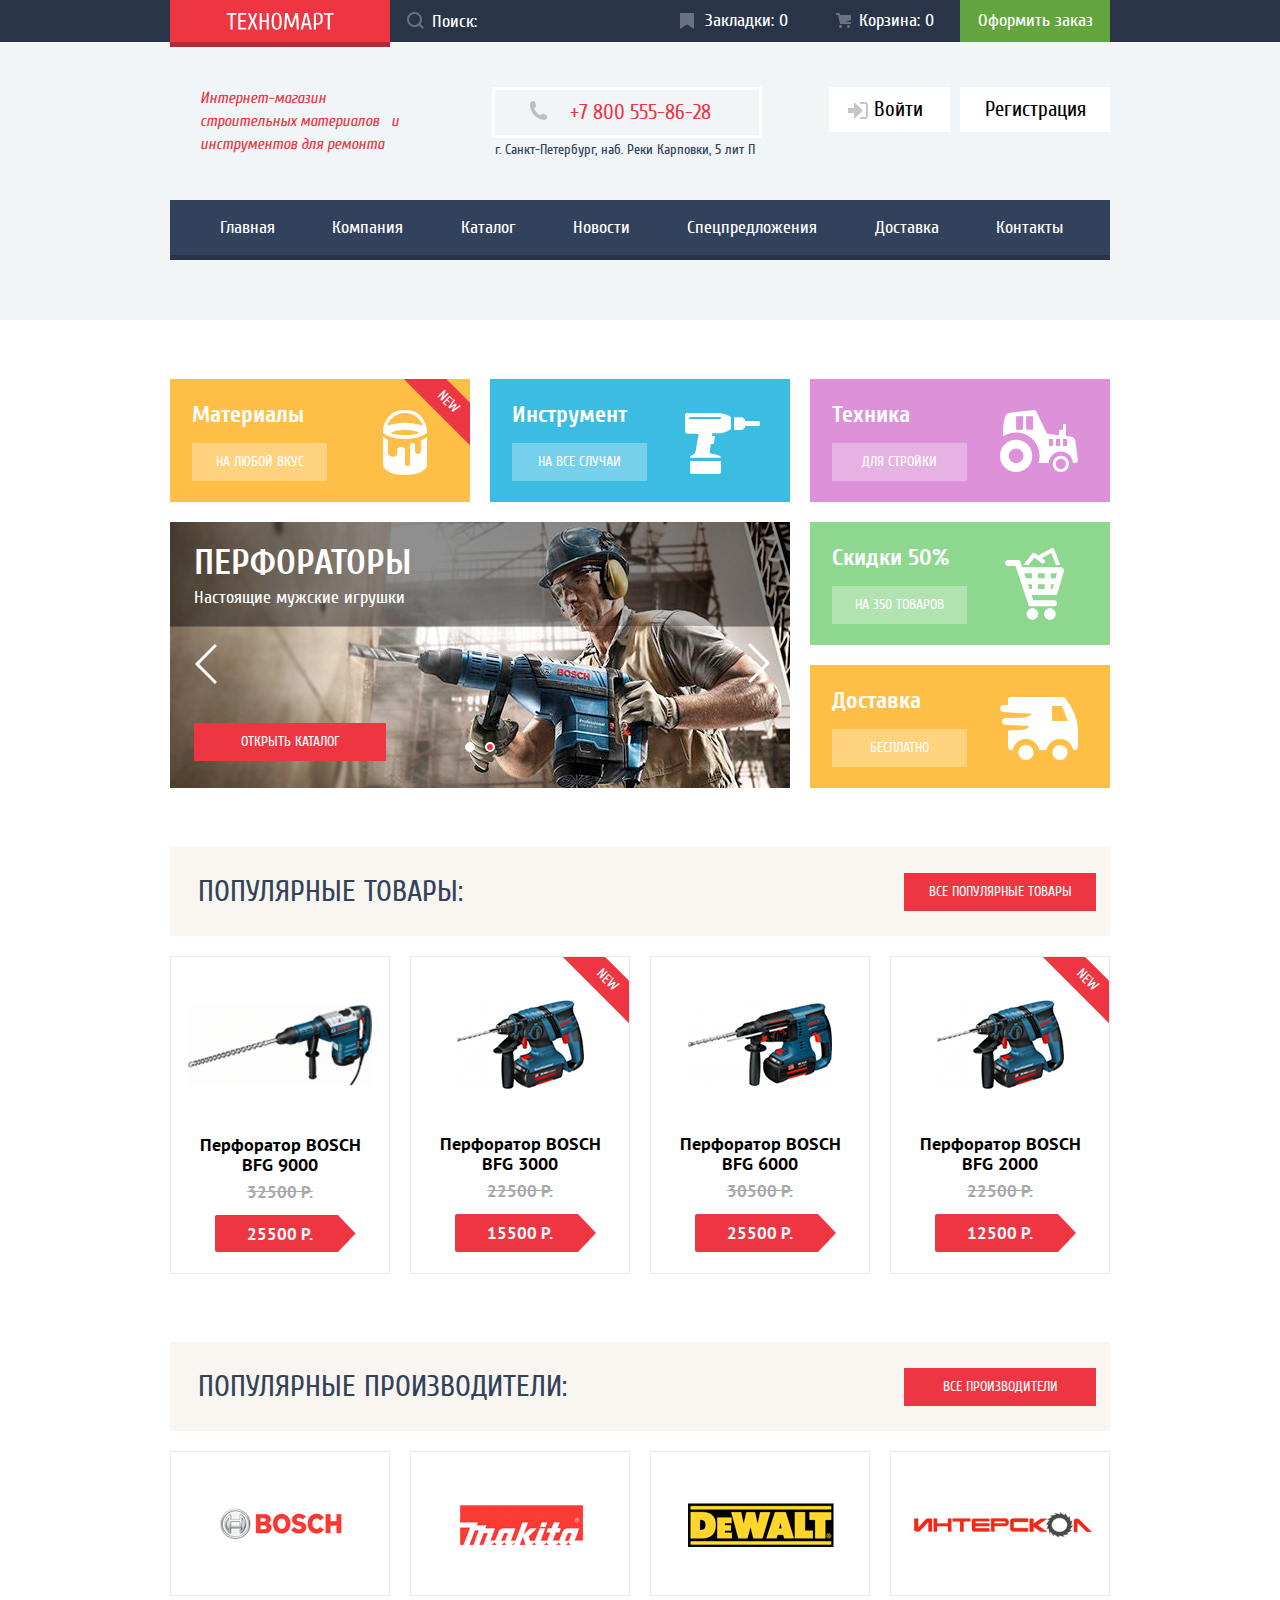
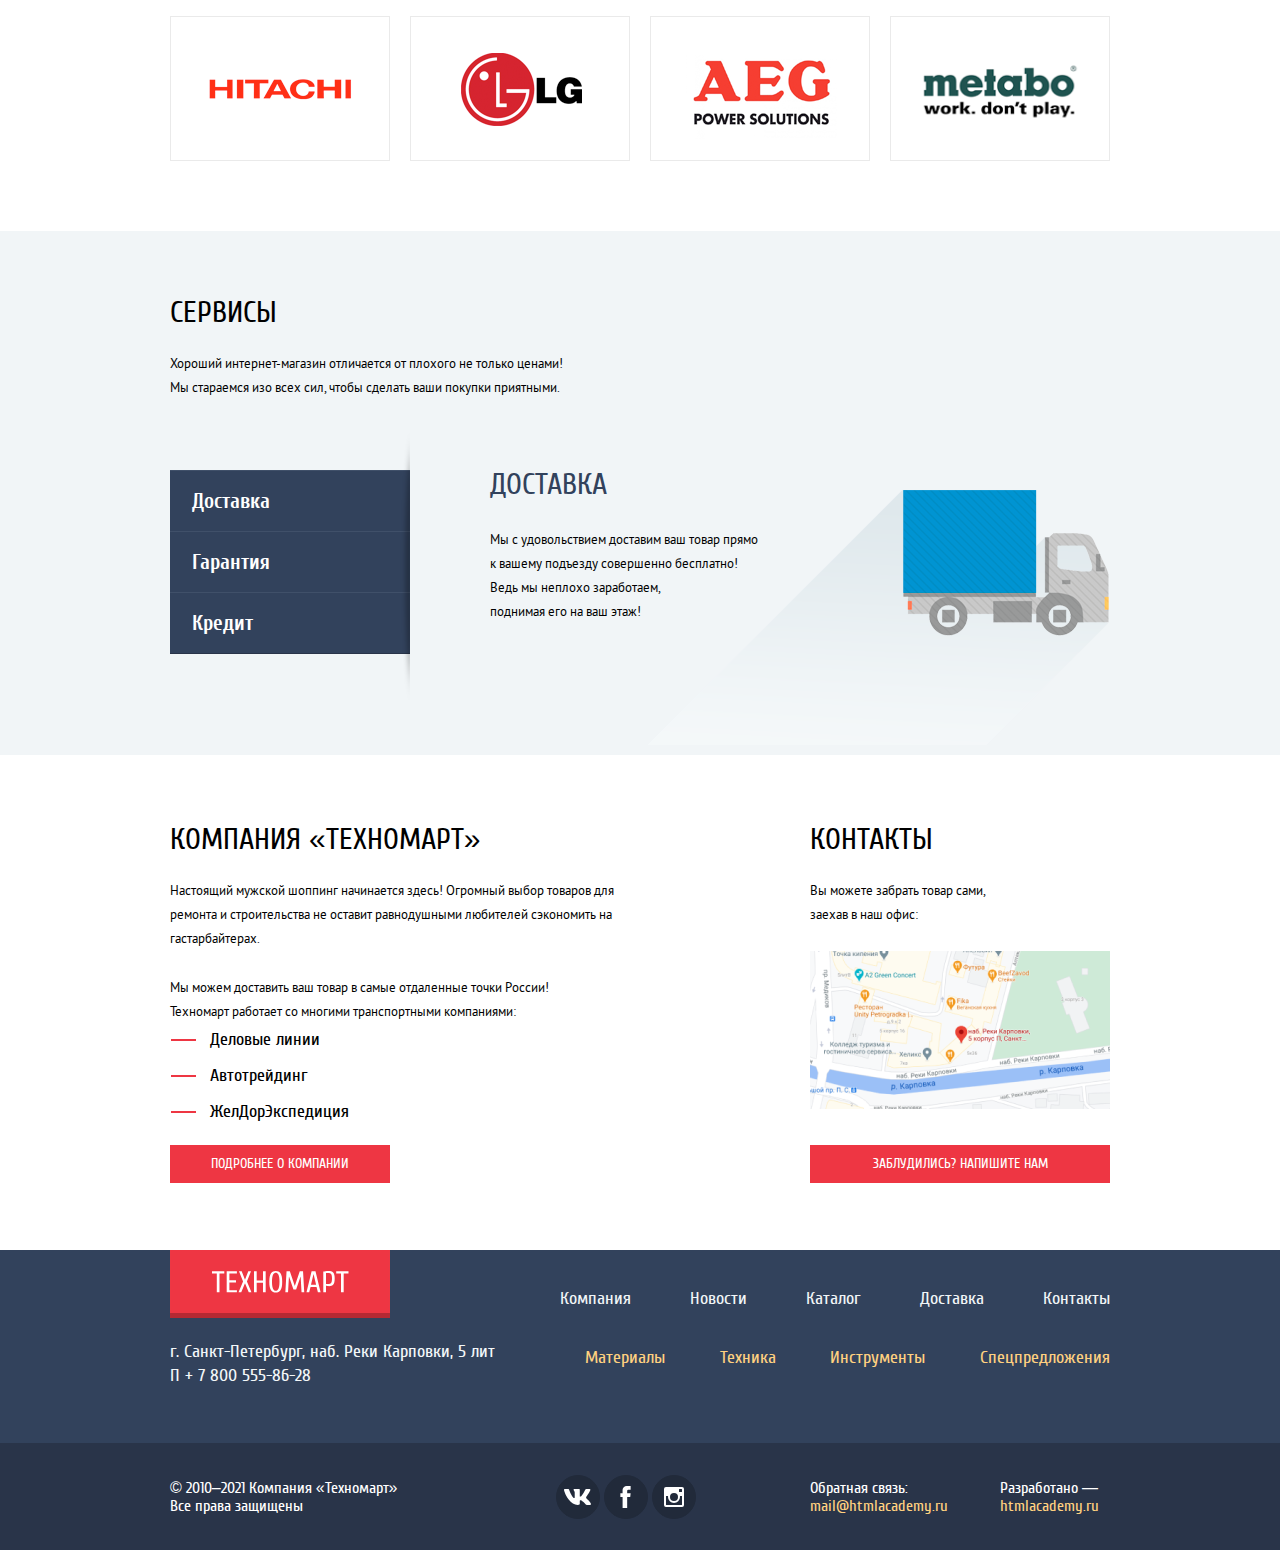
<file: index.html>
<!DOCTYPE html>
<html class="page" lang="ru">

<head>
  <meta charset="utf-8">
  <title>HTML Academy: Техномарт</title>
  <link rel="icon" href="favicon.ico">
  <link rel="icon" href="favicon/icon-152.svg" type="image/svg+xml">
  <link rel="apple-touch-icon" href="favicon/icon-180.png">
  <link rel="manifest" href="manifest.webmanifest">
  <link rel="preconnect" href="https://fonts.gstatic.com">
  <link rel="preconnect" href="https://fonts.gstatic.com">
  <link href="https://fonts.googleapis.com/css2?family=Cuprum:wght@400;700&family=PT+Sans:wght@400;700&display=swap"
    rel="stylesheet">
  <link href="css/normalize.css" rel="stylesheet">
  <link href="css/style.min.css" rel="stylesheet">
</head>

<body class="page-body">

  <header class="main-header">
    <div class="main-header-bar">
      <div class="wrapper">
        <div class="main-header-bar-content">
          <a class="main-header-logo">
            <img class="logo" width="108" height="18" src="img/logo-technomart.svg" alt="Logo Technomart">
          </a>

          <form class="main-header-search" method="get" action="https://echo.htmlacademy.ru">
            <label class="visually-hidden" for="search">Поиск:</label>
            <input class="search" type="search" id="search" placeholder="Поиск:" name="site-search">
            <button class="search-button" aria-label="Искать"></button>
          </form>

          <div class="sub-menu">
            <a class="sub-menu-item bookmark" href="blank.html">Закладки: 0</a>
            <a class="sub-menu-item basket" href="blank.html">Корзина: 0</a>
            <a class="sub-menu-item order" href="blank.html">Оформить заказ</a>
          </div>
        </div>
      </div>
    </div>

   <div class="wrapper">
      <ul class="main-header-center">
        <li class="main-header-text">
          <p>Интернет-магазин строительных материалов &nbsp;
            и инструментов для ремонта</p>
        </li>

        <li class="main-menu-adress">
          <a class="main-header-tel" href="tel:+78005558628">+7 800 555-86-28</a>
          <p>г. Санкт-Петербург, наб. Реки Карповки, 5 лит П</p>
        </li>

        <li>
          <div class="login">
            <a class="enter" href="blank.html">Войти</a>
            <a class="registration" href="blank.html">Регистрация</a>
          </div>
        </li>
      </ul>

      <nav class="main-nav">
        <ul class="main-nav-list">
          <li><a>Главная</a></li>
          <li><a href="blank.html">Компания</a></li>
          <li><a href="catalog.html">Каталог</a></li>
          <li><a href="blank.html">Новости</a></li>
          <li><a href="blank.html">Спецпредложения</a></li>
          <li><a href="blank.html">Доставка</a></li>
          <li><a href="blank.html">Контакты</a></li>
        </ul>
      </nav>
    </div>
  </header>

  <main>
    <div class="wrapper">
      <section class="promo">
        <h2 class="visually-hidden">Промо</h2>
        <ul class="promo-list">
          <li class="promo-item material new-item">
            <h3>Материалы</h3>
            <a class="btn" href="blank.html">На любой вкус</a>
          </li>
          <li class="promo-item tool">
            <h3>Инструмент</h3>
            <a class="btn" href="blank.html">На все случаи</a>
          </li>
          <li class="promo-item technics">
            <h3>Техника</h3>
            <a class="btn" href="blank.html">Для стройки</a>
          </li>
          <li class="promo-item sale">
            <h3>Скидки 50%</h3>
            <a class="btn" href="blank.html">На 350 товаров</a>
          </li>
          <li class="promo-item delivery">
            <h3>Доставка</h3>
            <a class="btn" href="blank.html">Бесплатно</a>
          </li>
          <li class="promo-item-slider">
            <ul class="promo-slider-list">

              <li class="promo-slider-item">
                <div class="black-bar"></div>
                <img src="img/perforator.jpg" width="620" height="266" alt="Мужчина работает перфоратором">
                <h3>Перфораторы</h3>
                <p>Настоящие мужские игрушки</p>
                <a class="btn" href="catalog.html">Открыть каталог</a>
              </li>

              <li class="promo-slider-item">
                <div class="black-bar"></div>
                <img src="img/drill.jpg" width="620" height="266" alt="Мужчина сверлит дрелью стену ">
                <h3>Дрели</h3>
                <p>Соседям на радость!</p>
                <a class="btn" href="catalog.html">Открыть каталог</a>
              </li>
            </ul>

            <div class="slider-controls">
              <button type="button" aria-label="Первый слайд"></button>
              <button class="current" type="button" aria-label="Второй слайд"></button>
            </div>

            <div class="slider-arrows-container">
              <div class="slider-arrows-left"></div>
              <div class="slider-arrows-right"></div>
            </div>

          </li>
        </ul>
      </section>
    </div>

    <div class="wrapper">
      <section class="goods">

        <header class="goods-header">
          <h2>Популярные товары:</h2>
          <a class="btn" href="blank.html">Все популярные товары</a>
        </header>

        <ul class="goods-list">

          <li class="goods-item">
            <div class="goods-item-buttons">
              <a class="goods-item-button goods-item-button-buy" href="#">Купить</a>
              <a class="goods-item-button goods-item-button-bookmark" href="#">В закладки</a>
            </div>
            <div class="goods-item-thumbnail-wrapper">
              <img src="img/goods/bosch-9000.jpg" width="184" height="164" alt="Аппарат BOSCH 9000">
            </div>
            <a class="goods-item-link" href="">
              <h3 class="goods-item-title">Перфоратор BOSCH BFG 9000</h3>
            </a>
            <p class="goods-item-price goods-item-price-sale">32500 Р.</p>
            <p class="goods-item-price goods-item-price-current">25500 Р.</p>
          </li>

          <li class="goods-item new-item">
            <div class="goods-item-buttons">
              <a class="goods-item-button goods-item-button-buy" href="#">Купить</a>
              <a class="goods-item-button goods-item-button-bookmark" href="#">В закладки</a>
            </div>
            <div class="goods-item-thumbnail-wrapper">
              <img src="img/goods/bosch-3000.jpg" width="127" height="112" alt="Аппарат BOSCH 3000">
            </div>
            <a class="goods-item-link" href="">
              <h3 class="goods-item-title">Перфоратор BOSCH BFG 3000</h3>
            </a>
            <p class="goods-item-price goods-item-price-sale">22500 Р.</p>
            <p class="goods-item-price goods-item-price-current">15500 Р.</p>
          </li>

          <li class="goods-item">
            <div class="goods-item-buttons">
              <a class="goods-item-button goods-item-button-buy" href="#">Купить</a>
              <a class="goods-item-button goods-item-button-bookmark" href="#">В закладки</a>
            </div>
            <div class="goods-item-thumbnail-wrapper">
              <img src="img/goods/bosch-6000.jpg" width="144" height="128" alt="Аппарат BOSCH 6000">
            </div>
            <a class="goods-item-link" href="">
              <h3 class="goods-item-title">Перфоратор BOSCH BFG 6000</h3>
            </a>
            <p class="goods-item-price goods-item-price-sale">30500 Р.</p>
            <p class="goods-item-price goods-item-price-current">25500 Р.</p>
          </li>

          <li class="goods-item new-item">
            <div class="goods-item-buttons">
              <a class="goods-item-button goods-item-button-buy" href="#">Купить</a>
              <a class="goods-item-button goods-item-button-bookmark" href="#">В закладки</a>
            </div>
            <div class="goods-item-thumbnail-wrapper">
              <img src="img/goods/bosch-2000.jpg" width="127" height="112" alt="Аппарат BOSCH 2000">
            </div>
            <a class="goods-item-link" href="">
              <h3 class="goods-item-title">Перфоратор BOSCH BFG 2000</h3>
            </a>
            <p class="goods-item-price goods-item-price-sale">22500 Р.</p>
            <p class="goods-item-price goods-item-price-current">12500 Р.</p>
          </li>

        </ul>

    </section>
  </div>

  <div class="wrapper">
    <section class="producers">

        <header class="producers-header">
          <h2>Популярные производители:</h2>
          <a class="btn" href="blank.html">Все производители</a>
        </header>
        <ul class="producers-list">
          <li class="producers-item">
            <a href="blank.html">
              <img src="img/producers-logo/bosch.png" width="126" height="37" alt="Лого Bosch">
            </a>
          </li>
          <li class="producers-item">
            <a href="blank.html">
              <img src="img/producers-logo/makita.png" width="123" height="40" alt="Лого Makita">
            </a>
          </li>
          <li class="producers-item">
            <a href="blank.html">
              <img src="img/producers-logo/dewalt.png" width="146" height="44" alt="Лого Dewalt">
            </a>
          </li>
          <li class="producers-item">
            <a href="blank.html">
              <img src="img/producers-logo/interskol.png" width="200" height="76" alt="Лого Интерскол">
            </a>
          </li>
          <li class="producers-item">
            <a href="blank.html">
              <img src="img/producers-logo/hitachi.png" width="169" height="31" alt="Лого Hitachi">
            </a>
          </li>
          <li class="producers-item">
            <a href="blank.html">
              <img src="img/producers-logo/lg.png" width="121" height="73" alt="Лого LG">
            </a>
          </li>
          <li class="producers-item">
            <a href="blank.html">
              <img src="img/producers-logo/aeg.png" width="151" height="98" alt="Лого AEG">
            </a>
          </li>
          <li class="producers-item">
            <a href="blank.html">
              <img src="img/producers-logo/metabo.png" width="204" height="69" alt="Лого Metabo">
            </a>
          </li>
        </ul>

    </section>
  </div>

  <section class="services">
    <div class="services-wrapper">
      <h2>Сервисы</h2>
      <p class="services-text">Хороший интернет-магазин отличается от плохого не только ценами!
      Мы стараемся изо всех сил, чтобы сделать ваши покупки приятными.</p>
      <div class="services-sliders">
        <ul class="services-list">
          <li><a href="">Доставка</a></li>
          <li><a href="">Гарантия</a></li>
          <li><a href="">Кредит</a></li>
        </ul>
        <div class="services-slider">
          <div class="services-slider-delivery">
            <h3>Доставка</h3>
            <p class="services-slider-text">Мы с удовольствием доставим ваш товар прямо<br>
            к вашему подъезду совершенно бесплатно!<br>
            Ведь мы неплохо заработаем,<br>
            поднимая его на ваш этаж!</p>
          </div>
          <div class="services-slider-guarantee">
            <h3>Гарантия</h3>
            <p class="services-slider-text">Если купленный у нас товар поломается или заискрит,<br>
            а также в случае пожара, спровоцированного его<br> возгоранием,
            вы всегда можете быть уверены в нашей<br> гарантии. Мы обменяем сгоревший товар на новый.<br>
            Дом уж восстановите как-нибудь сами.</p>
          </div>
          <div class="services-slider-credit">
            <h3>Кредит</h3>
            <p class="services-slider-text">Залезть в долговую яму стало проще!<br>
            Кредитные консультанты придут вам на помощь.</p>
            <a class="btn" >Отправить заявку</a>
          </div>
        </div>
      </div>
    </div>
  </section>

  <div class="wrapper about-contacts">
    <section class="about">
      <h2>КОМПАНИЯ «Техномарт»</h2>
        <p class="about-text">
          Настоящий мужской шоппинг начинается здесь!
          Огромный выбор товаров для ремонта и строительства
          не оставит равнодушными любителей сэкономить на гастарбайтерах.</p>

        <p class="about-text">Мы можем доставить ваш товар в самые отдаленные точки России!
          Техномарт работает со многими транспортными компаниями:</p>

        <ul class="about-list">
          <li class="about-list-item">Деловые линии</li>
          <li class="about-list-item">Автотрейдинг</li>
          <li class="about-list-item">ЖелДорЭкспедиция</li>
        </ul>
        <a class="btn" href="blank.html">Подробнее о компании</a>

      </section>

      <section class="contacts">
        <h2>Контакты</h2>
        <p class="contacts-text">Вы можете забрать товар сами,
          заехав в наш офис:</p>
          <a href="https://goo.gl/maps/uts2uehhukh6mjfy9">
        <img class="contacts-map" src="img/map.png" width="300" height="158" alt="г. Санкт-Петербург, наб. Реки Карповки, 5 лит П"></a>
        <a class="btn contacts-button" href="blank.html">Заблудились? Напишите нам</a>
      </section>
    </div>

  </main>

  <footer class="main-footer">
    <div class="wrapper">
      <section class="main-footer-adress">
        <h2 class="visually-hidden">Как нас найти</h2>
        <div class="main-footer-text">
        <a class="main-footer-logo">
          <img src="img/logo-footer.svg" width="220" height="68" alt="Logo Technomart">
        </a>
        <p>г. Санкт-Петербург, наб. Реки Карповки, 5 лит П
          <a class="main-footer-tel" href="tel:+78005558628"> + 7 800 555-86-28</a>
        </p>
      </div>

      <div class="main-footer-menus">
          <ul class="main-footer-menu">
          <li><a href="blank.html">Компания</a></li>
          <li><a href="blank.html">Новости</a></li>
          <li><a href="catalog.html">Каталог</a></li>
          <li><a href="blank.html">Доставка</a></li>
          <li><a href="blank.html">Контакты</a></li>
        </ul>
        <ul class="main-footer-submenu">
          <li><a href="blank.html">Материалы</a></li>
          <li><a href="blank.html">Техника</a></li>
          <li><a href="blank.html">Инструменты</a></li>
          <li><a href="blank.html">Спецпредложения</a></li>
        </ul>
      </div>
      </section>
    </div>

    <section class="bottom-footer">
      <div class="wrapper">

        <p class="copyright">© 2010–2021 Компания «Техномарт»<br>
          Все права защищены</p>

        <div class="socials">
          <h2 class="visually-hidden">Давайте дружить!</h2>
          <ul  class="socials-list">
            <li>
              <a class="social-button" href="#">
                <span class="visually-hidden">Вконтакте</span>
                <svg width="27" height="16" viewBox="0 0 128 76"><path d="M125,5.15c.89-3,0-5.15-4.23-5.15h-14a6,6,0,0,0-6.09,4S93.59,21.31,83.5,32.59c-3.26,3.26-4.74,4.3-6.52,4.3-.89,0-2.18-1-2.18-4V5.15c0-3.56-1-5.15-4-5.15h-22a3.37,3.37,0,0,0-3.56,3.22c0,3.37,5,4.15,5.56,13.64V37.48c0,4.52-.82,5.34-2.6,5.34-4.74,0-16.29-17.43-23.13-37.38C23.72,1.57,22.38,0,18.8,0H4.8C.8,0,0,1.88,0,4c0,3.71,4.75,22.1,22.1,46.42C33.67,67,50,76,64.8,76c8.9,0,10-2,10-5.45V58c0-4,.84-4.8,3.66-4.8,2.08,0,5.64,1,13.94,9C101.9,71.74,103.46,76,108.8,76h14c4,0,6-2,4.85-6s-5.8-9.64-11.81-16.4c-3.27-3.86-8.16-8-9.64-10.09-2.08-2.67-1.49-3.86,0-6.23,0,0,17-24,18.83-32.18Z" fill="#fff"/></svg>
              </a></li>
            <li>
              <a class="social-button" href="#">
                <span class="visually-hidden">Фейсбук</span>
                <svg width="19" height="22" viewBox="0 0 10.15 21.74"><path d="M3.34 1.12A4.77 4.77 0 0 1 6.53 0h3.61v3.81H7.81a1.07 1.07 0 0 0-1.09.83v2.55h3.42c-.08 1.23-.24 2.45-.41 3.67h-3v10.87H2.21V10.86H0V7.21h2.19V3.66a3.83 3.83 0 0 1 1.15-2.54z" fill="#fff"/></svg>
              </a>
            </li>
            <li>
              <a class="social-button" href="#">
                <span class="visually-hidden">Инстаграм</span>
                <svg width="20" height="20" viewBox="0 0 20 20"><path d="M18 0H2a2 2 0 0 0-2 2v16a2 2 0 0 0 2 2h16a2 2 0 0 0 2-2V2a2 2 0 0 0-2-2zm-8 6a4 4 0 1 1-4 4 4 4 0 0 1 4-4zM2.5 18a.47.47 0 0 1-.5-.5V9h2.1a3.4 3.4 0 0 0-.1 1 6 6 0 1 0 12 0 3.4 3.4 0 0 0-.1-1H18v8.5a.47.47 0 0 1-.5.5zM18 4.5a.47.47 0 0 1-.5.5h-2a.47.47 0 0 1-.5-.5v-2a.47.47 0 0 1 .5-.5h2a.47.47 0 0 1 .5.5z" fill="#fff"/></svg>
              </a>
            </li>
          </ul>
        </div>

        <p class="bottom-footer-feedback">Обратная связь:<br>
          <a href="mailto:mail@htmlacademy.ru">mail@htmlacademy.ru</a>
        </p>

        <p class="bottom-footer-developed">Разработано —<br>
          <a href="https://htmlacademy.ru/intensive/htmlcss">htmlacademy.ru</a>
        </p>

      </div>
    </section>

  </footer>

  <section class="modal modal-feedback">
    <h2 class="visually-hidden">Обратная связь</h2>
    <button class="modal-close" type="button" aria-label="Закрыть"></button>
    <form class="modal-feedback-form" action="https://echo.htmlacademy.ru" method="post">
      <p class="modal-feedback-form-item">
        <label for="login-name">Ваше имя:</label>
        <input class="feedback-login" id="login-name" type="text" name="login" placeholder="Имя Фамилия">
      </p>
      <p class="modal-feedback-form-item">
        <label for="login-mail">Ваш e-mail:</label>
        <input class="feedback-mail" id="login-mail" type="email" name="mail" placeholder="email@example.com">
      </p>
      <p>
        <label for="login-text">Текст письма:</label>
        <textarea class="feedback-text" id="login-text" rows="4" name="login-text" placeholder="В свободной форме"></textarea>
      </p>

      <div class="modal-button">
        <button class="feedback-button" type="submit">Отправить</button>
      </div>
    </form>
    <div class="modal-button-bottom"></div>

  </section>

  <section class="modal modal-map">
    <h2 class="visually-hidden">Карта</h2>
    <button class="modal-close" type="button" aria-label="Закрыть"></button>
    <iframe
      src="https://www.google.com/maps/embed?pb=!1m18!1m12!1m3!1d7987.2303140990425!2d30.307530286981493!3d59.968515288075494!2m3!1f0!2f0!3f0!3m2!1i1024!2i768!4f13.1!3m3!1m2!1s0x469631508a3f8361%3A0x8945bc7da5ae11c9!2z0YAuINCa0LDRgNC_0L7QstC60LA!5e0!3m2!1sru!2spl!4v1621787923047!5m2!1sru!2spl"
      width="943" height="499" style="border:0;" allowfullscreen="" title="Офис компании по адресу набережная реки Карповки, 5, литера П, Санкт-Петербург"></iframe>
  </section>

  <section class="modal modal-basket">
    <h2 class="visually-hidden">Товар в корзине!</h2>
    <button class="modal-close" type="button" aria-label="Закрыть"></button>
    <p class="modal-basket-text">Товар добавлен в корзину!</p>
    <div class="modal-button">
      <a class="modal-basket-buy" href="blank.html">Оформить заказ</a>
      <a class="modal-basket-continue" href="catalog.html">Продолжить покупки</a>
    </div>
  </section>

  <script src="js/modal.min.js"></script>

</body>

</html>
</file>
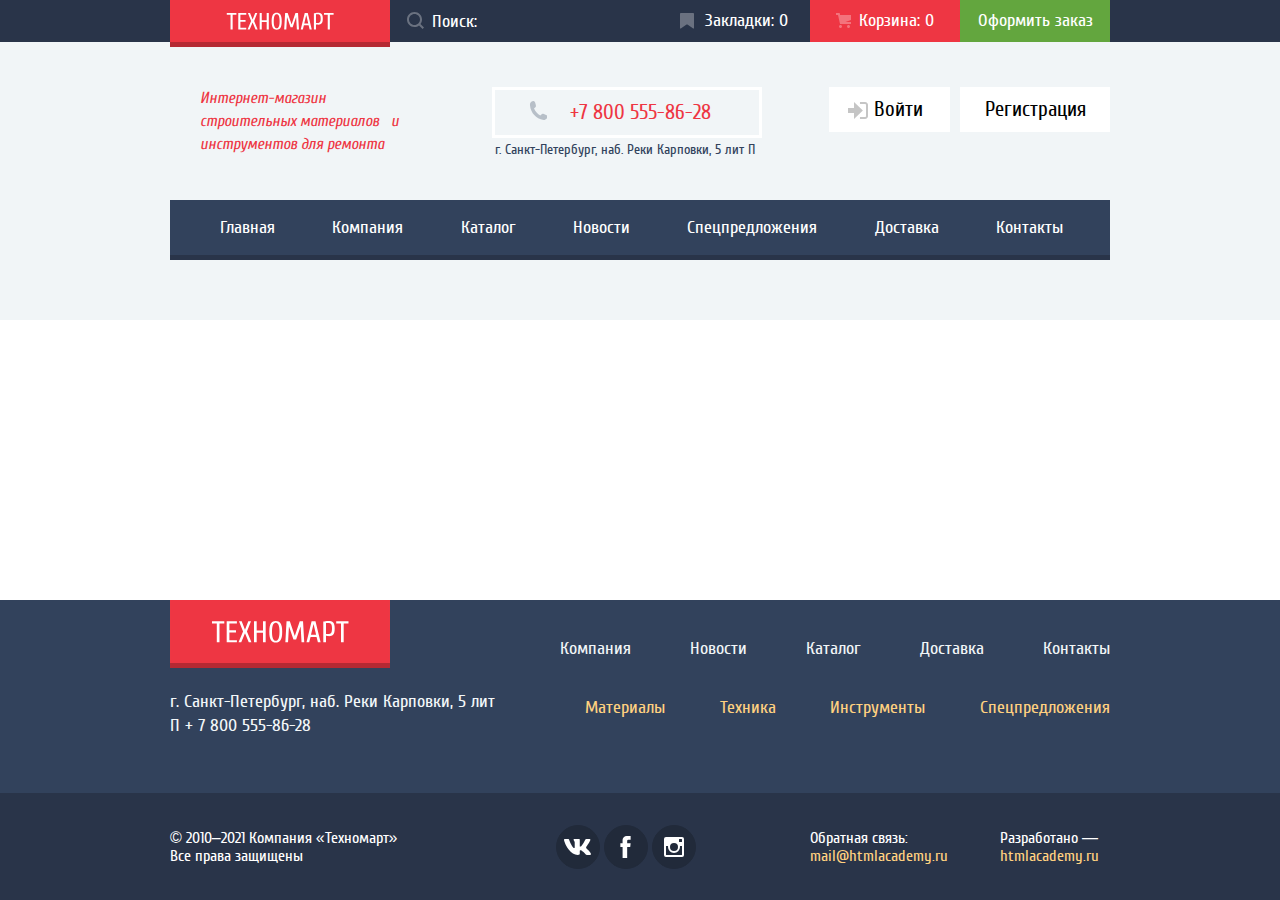
<file: blank.html>
<!DOCTYPE html>
<html class="page" lang="ru">
  <head>
    <meta charset="utf-8">
    <title>HTML Academy: Техномарт</title>
    <link rel="icon" href="favicon.ico">
    <link rel="icon" href="favicon/icon-152.svg" type="image/svg+xml">
    <link rel="apple-touch-icon" href="favicon/icon-180.png">
    <link rel="manifest" href="manifest.webmanifest">
    <link rel="preconnect" href="https://fonts.gstatic.com">
    <link rel="preconnect" href="https://fonts.gstatic.com">
    <link href="https://fonts.googleapis.com/css2?family=Cuprum:wght@400;700&family=PT+Sans:wght@400;700&display=swap"
      rel="stylesheet">
    <link href="css/normalize.css" rel="stylesheet">
    <link href="css/style.min.css" rel="stylesheet">
  </head>

  <body class="page-body inner-page">

    <header class="main-header">
      <div class="main-header-bar">
        <div class="wrapper">
          <div class="main-header-bar-content">
            <a href="index.html" class="main-header-logo">
              <img class="logo" width="108" height="18" src="img/logo-technomart.svg" alt="Logo Technomart">
            </a>

            <form class="main-header-search" method="get" action="https://echo.htmlacademy.ru">
              <label class="visually-hidden" for="search">Поиск:</label>
              <input class="search" type="search" id="search" placeholder="Поиск:" name="site-search">
              <button class="search-button" aria-label="Искать"></button>
            </form>

            <div class="sub-menu">
              <a class="sub-menu-item bookmark" href="blank.html">Закладки: 0</a>
              <a class="sub-menu-item basket" href="blank.html">Корзина: 0</a>
              <a class="sub-menu-item order" href="blank.html">Оформить заказ</a>
            </div>
          </div>
        </div>
      </div>

     <div class="wrapper">
        <ul class="main-header-center">
          <li class="main-header-text">
            <p>Интернет-магазин строительных материалов &nbsp;
              и инструментов для ремонта</p>
          </li>

          <li class="main-menu-adress">
            <a class="main-header-tel" href="tel:+78005558628">+7 800 555-86-28</a>
            <p>г. Санкт-Петербург, наб. Реки Карповки, 5 лит П</p>
          </li>

          <li>
            <div class="login">
              <a class="enter" href="blank.html">Войти</a>
              <a class="registration" href="blank.html">Регистрация</a>
            </div>
          </li>
        </ul>

        <nav class="main-nav">
          <ul class="main-nav-list">
            <li><a href="index.html">Главная</a></li>
            <li><a href="blank.html">Компания</a></li>
            <li><a href="catalog.html">Каталог</a></li>
            <li><a href="blank.html">Новости</a></li>
            <li><a href="blank.html">Спецпредложения</a></li>
            <li><a href="blank.html">Доставка</a></li>
            <li><a href="blank.html">Контакты</a></li>
          </ul>
        </nav>
      </div>
    </header>

  <main>

  </main>

  <footer class="main-footer">
    <div class="wrapper">
      <section class="main-footer-adress">
        <h2 class="visually-hidden">Как нас найти</h2>
        <div class="main-footer-text">
        <a href="index.html" class="main-footer-logo">
          <img src="img/logo-footer.svg" width="220" height="68" alt="Logo Technomart">
        </a>
        <p>г. Санкт-Петербург, наб. Реки Карповки, 5 лит П
          <a class="main-footer-tel" href="tel:+78005558628"> + 7 800 555-86-28</a>
        </p>
      </div>

      <div class="main-footer-menus">
          <ul class="main-footer-menu">
          <li><a href="blank.html">Компания</a></li>
          <li><a href="blank.html">Новости</a></li>
          <li><a href="catalog.html">Каталог</a></li>
          <li><a href="blank.html">Доставка</a></li>
          <li><a href="blank.html">Контакты</a></li>
        </ul>
        <ul class="main-footer-submenu">
          <li><a href="blank.html">Материалы</a></li>
          <li><a href="blank.html">Техника</a></li>
          <li><a href="blank.html">Инструменты</a></li>
          <li><a href="blank.html">Спецпредложения</a></li>
        </ul>
      </div>
      </section>
    </div>

    <section class="bottom-footer">
      <div class="wrapper">

        <p class="copyright">© 2010–2021 Компания «Техномарт»<br>
          Все права защищены</p>

        <div class="socials">
          <h2 class="visually-hidden">Давайте дружить!</h2>
          <ul  class="socials-list">
            <li>
              <a class="social-button" href="#">
                <span class="visually-hidden">Вконтакте</span>
                <svg width="27" height="16" viewBox="0 0 128 76"><path d="M125,5.15c.89-3,0-5.15-4.23-5.15h-14a6,6,0,0,0-6.09,4S93.59,21.31,83.5,32.59c-3.26,3.26-4.74,4.3-6.52,4.3-.89,0-2.18-1-2.18-4V5.15c0-3.56-1-5.15-4-5.15h-22a3.37,3.37,0,0,0-3.56,3.22c0,3.37,5,4.15,5.56,13.64V37.48c0,4.52-.82,5.34-2.6,5.34-4.74,0-16.29-17.43-23.13-37.38C23.72,1.57,22.38,0,18.8,0H4.8C.8,0,0,1.88,0,4c0,3.71,4.75,22.1,22.1,46.42C33.67,67,50,76,64.8,76c8.9,0,10-2,10-5.45V58c0-4,.84-4.8,3.66-4.8,2.08,0,5.64,1,13.94,9C101.9,71.74,103.46,76,108.8,76h14c4,0,6-2,4.85-6s-5.8-9.64-11.81-16.4c-3.27-3.86-8.16-8-9.64-10.09-2.08-2.67-1.49-3.86,0-6.23,0,0,17-24,18.83-32.18Z" fill="#fff"/></svg>
              </a></li>
            <li>
              <a class="social-button" href="#">
                <span class="visually-hidden">Фейсбук</span>
                <svg width="19" height="22" viewBox="0 0 10.15 21.74"><path d="M3.34 1.12A4.77 4.77 0 0 1 6.53 0h3.61v3.81H7.81a1.07 1.07 0 0 0-1.09.83v2.55h3.42c-.08 1.23-.24 2.45-.41 3.67h-3v10.87H2.21V10.86H0V7.21h2.19V3.66a3.83 3.83 0 0 1 1.15-2.54z" fill="#fff"/></svg>
              </a>
            </li>
            <li>
              <a class="social-button" href="#">
                <span class="visually-hidden">Инстаграм</span>
                <svg width="20" height="20" viewBox="0 0 20 20"><path d="M18 0H2a2 2 0 0 0-2 2v16a2 2 0 0 0 2 2h16a2 2 0 0 0 2-2V2a2 2 0 0 0-2-2zm-8 6a4 4 0 1 1-4 4 4 4 0 0 1 4-4zM2.5 18a.47.47 0 0 1-.5-.5V9h2.1a3.4 3.4 0 0 0-.1 1 6 6 0 1 0 12 0 3.4 3.4 0 0 0-.1-1H18v8.5a.47.47 0 0 1-.5.5zM18 4.5a.47.47 0 0 1-.5.5h-2a.47.47 0 0 1-.5-.5v-2a.47.47 0 0 1 .5-.5h2a.47.47 0 0 1 .5.5z" fill="#fff"/></svg>
              </a>
            </li>
          </ul>
        </div>

        <p class="bottom-footer-feedback">Обратная связь:<br>
          <a href="mailto:mail@htmlacademy.ru">mail@htmlacademy.ru</a>
        </p>

        <p class="bottom-footer-developed">Разработано —<br>
          <a href="https://htmlacademy.ru/intensive/htmlcss">htmlacademy.ru</a>
        </p>

      </div>
    </section>

  </footer>

    </body>
  </html>
</file>
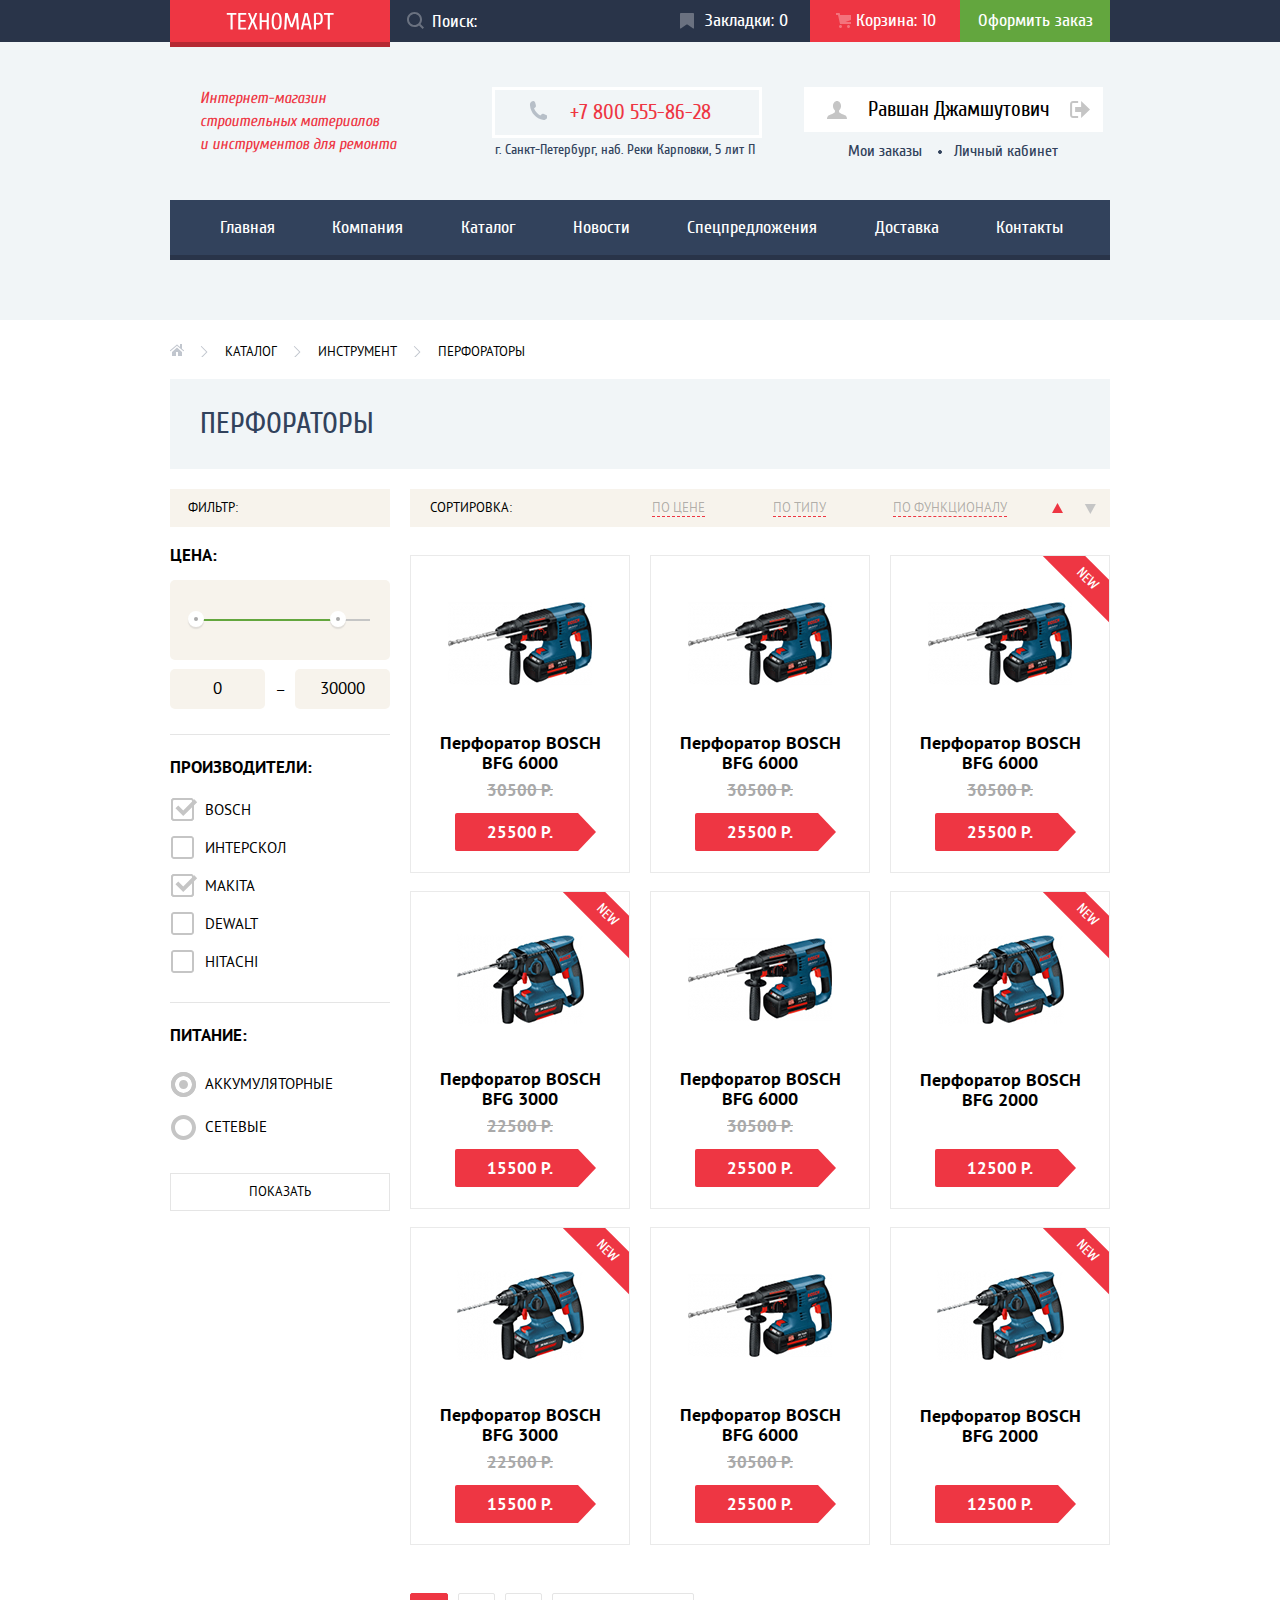
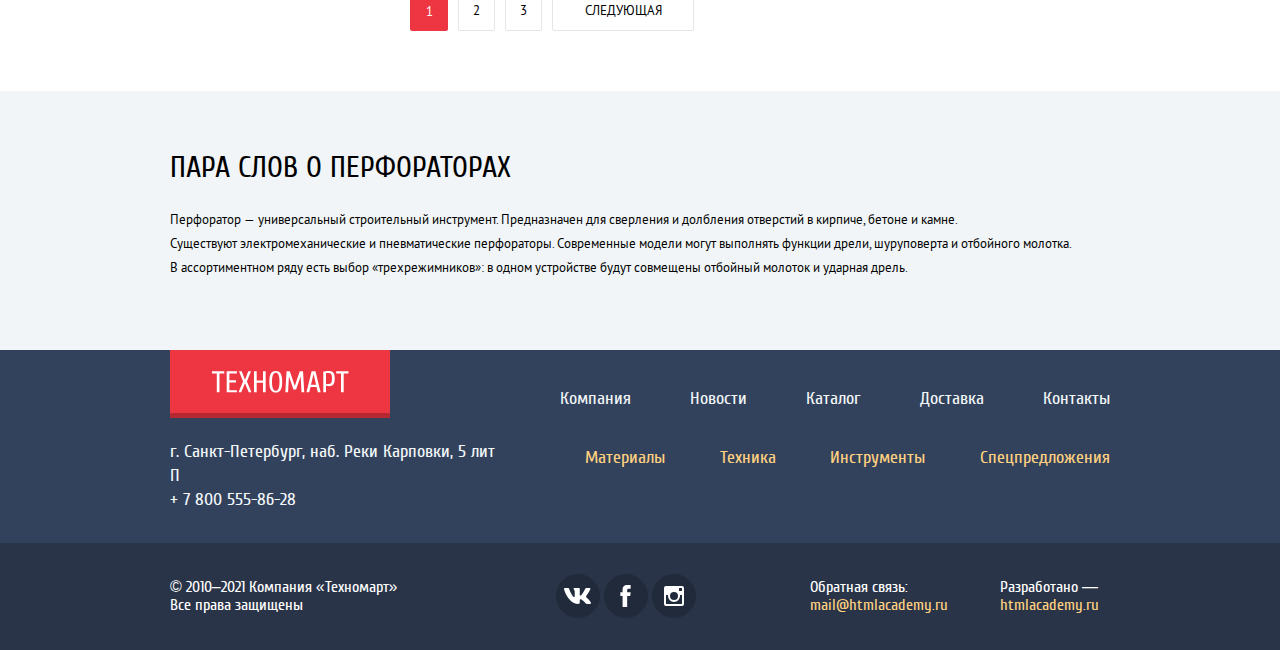
<file: catalog.html>
<!DOCTYPE html>
<html class="page" lang="ru">

<head>
    <meta charset="utf-8">
    <title>HTML Academy: Техномарт</title>
    <link rel="icon" href="favicon.ico">
    <link rel="icon" href="favicon/icon-152.svg" type="image/svg+xml">
    <link rel="apple-touch-icon" href="favicon/icon-180.png">
    <link rel="manifest" href="manifest.webmanifest">
    <link rel="preconnect" href="https://fonts.gstatic.com">
    <link rel="preconnect" href="https://fonts.gstatic.com">
    <link href="https://fonts.googleapis.com/css2?family=Cuprum:wght@400;700&family=PT+Sans:wght@400;700&display=swap"
      rel="stylesheet">
    <link href="css/normalize.css" rel="stylesheet">
    <link href="css/style.min.css" rel="stylesheet">
  </head>

  <body class="page-body inner-page">

  <header class="main-header">
    <div class="main-header-bar">
      <div class="wrapper">
        <div class="main-header-bar-content">
          <a href="index.html" class="main-header-logo">
            <img class="logo" width="108" height="18" src="img/logo-technomart.svg" alt="Logo Technomart">
          </a>

          <form class="main-header-search" method="get" action="https://echo.htmlacademy.ru">
            <label class="visually-hidden" for="search">Поиск:</label>
            <input class="search" type="search" id="search" placeholder="Поиск:" name="site-search">
            <button class="search-button" aria-label="Искать"></button>
          </form>

           <div class="sub-menu">
            <a class="sub-menu-item bookmark" href="blank.html">Закладки: 0</a>
            <a class="sub-menu-item basket" href="blank.html">Корзина: 10</a>
            <a class="sub-menu-item order"  href="blank.html">Оформить заказ</a>
          </div>
        </div>
      </div>
    </div>

    <div class="wrapper">
      <ul class="main-header-center">
        <li class="main-header-text">
          <p>Интернет-магазин строительных материалов <br>
            и инструментов для ремонта</p>
        </li>

        <li class="main-menu-adress">
          <a class="main-header-tel" href="tel:+78005558628">+7 800 555-86-28</a>
          <p>г. Санкт-Петербург, наб. Реки Карповки, 5 лит П</p>
        </li>

        <li class="main-menu-client">
          <div class="login">
            <a class="client-name" href="blank.html">Равшан Джамшутович</a>
            <a class="exit" href="blank.html" aria-label="Выход"></a>
          </div>
          <div class="private">
            <a href="blank.html" class="private-order">Мои заказы</a>
            <a href="blank.html" class="private-cabinet">Личный кабинет</a>
          </div>
        </li>
      </ul>

      <nav class="main-nav wrapper">
        <ul class="main-nav-list">
          <li><a href="index.html">Главная</a></li>
          <li><a href="blank.html">Компания</a></li>
          <li><a>Каталог</a></li>
          <li><a href="blank.html">Новости</a></li>
          <li><a href="blank.html">Спецпредложения</a></li>
          <li><a href="blank.html">Доставка</a></li>
          <li><a href="blank.html">Контакты</a></li>
        </ul>
      </nav>
    </div>
  </header>

    <main>

      <div class="wrapper">
        <div class="page-catalog">

        <ul class="breadcrumbs">
            <li>
              <span class="visually-hidden">
                На главную страницу
              </span>
              <a href="index.html">
                <img src="img/icons/icon-home.svg" width="14" height="12" alt="Главная страница">
              </a>
            </li>
            <li>
              <a href="catalog.html">Каталог</a>
            </li>
            <li>
              <a href="blank.html">Инструмент</a>
            </li>
            <li class="breadcrumbs-current">
              <a>Перфораторы</a>
            </li>
        </ul>

        <h1 class="page-header">Перфораторы</h1>

        <section class="filters">
            <h2>Фильтр:</h2>

            <form class="filter" method="get" action="https://echo.htmlacademy.ru">

              <fieldset class="filter-item">
                <legend>Цена:</legend>
                <div class="range-filter">
                  <div class="range-controls">
                    <div class="scale">
                      <div class="bar"></div>
                    </div>
                    <span class="visually-hidden">Ползунок минимальной стоимости
                    </span>
                    <div class="toggle toggle-min" tabindex="0"></div>
                    <span class="visually-hidden">Ползунок максимальной стоимости
                    </span>
                    <div class="toggle toggle-max" tabindex="0"></div>
                  </div>
                  <div class="price-controls">
                    <label class="visually-hidden" for="min-price">Минимальная цена</label>
                      <input id="min-price" type="number" name="min-price" value="0">
                      –
                    <label class="visually-hidden" for="max-price">Максимальная цена</label>
                    <input id="max-price" type="number" name="max-price" value="30000">
                  </div>
                </div>
              </fieldset>

              <fieldset class="filter-item">
                <legend>Производители:</legend>
                  <ul>
                      <li class="filter-option filter-checkbox">
                        <input class="visually-hidden filter-input-checkbox filter-input" type="checkbox" name="bosch" id="filter-bosch" checked>
                        <label for="filter-bosch">Bosch</label>
                      </li>
                      <li class="filter-option filter-checkbox">
                        <input class="visually-hidden filter-input-checkbox filter-input" type="checkbox" name="интерскол" id="filter-interskol">
                        <label for="filter-interskol">Интерскол</label>
                      </li>
                      <li class="filter-option filter-checkbox">
                        <input class="visually-hidden filter-input-checkbox filter-input" type="checkbox" name="makita" id="filter-makita" checked>
                        <label for="filter-makita">Makita</label>
                      </li>
                      <li class="filter-option filter-checkbox">
                        <input class="visually-hidden filter-input-checkbox filter-input" type="checkbox" name="dewalt" id="filter-dewalt">
                        <label for="filter-dewalt">Dewalt</label>
                      </li>
                      <li class="filter-option filter-checkbox">
                        <input class="visually-hidden filter-input-checkbox filter-input" type="checkbox" name="hitachi" id="filter-hitachi">
                        <label for="filter-hitachi">Hitachi</label>
                      </li>
                  </ul>
                </fieldset>

              <fieldset class="filter-item">
                    <legend>Питание:</legend>
                    <ul>
                        <li class="filter-option filter-radio">
                            <input class="visually-hidden filter-input-radio filter-input" type="radio" name="power-group" value="battery " id="power-battery" checked>
                            <label for="power-battery">Аккумуляторные</label>
                          </li>
                          <li class="filter-option filter-radio">
                            <input class="visually-hidden filter-input-radio filter-input" type="radio" name="power-group" value="network" id="power-network">
                            <label for="power-network">Сетевые</label>
                          </li>
                    </ul>
                </fieldset>

                <button class="filter-button" type="submit">Показать</button>
              </form>

        </section>

        <section class="catalog">
          <h2 class="visually-hidden">Каталог</h2>

          <section class="sorting-banner">
            <h3>Сортировка:</h3>
              <ul class="sorting">
                <li><a href="black.html">По цене</a></li>
                <li><a href="black.html">По типу</a></li>
                <li><a href="black.html">По функционалу</a></li>
              </ul>
              <ul class="sorting-arrows">
                <li class="arrow-up"><a href="black.html" aria-label="Вверх"></a></li>
                <li class="arrow-down"><a href="black.html" aria-label="Вниз"></a></li>
              </ul>
          </section>

          <h2 class="visually-hidden">Список перфораторов</h2>

            <ul class="goods-list">

              <li class="goods-item">
                <div class="goods-item-buttons">
                  <a class="goods-item-button goods-item-button-buy" href="#">Купить</a>
                  <a class="goods-item-button goods-item-button-bookmark" href="#">В закладки</a>
                </div>
                <div class="goods-item-thumbnail-wrapper">
                  <img src="img/goods/bosch-6000.jpg" width="144" height="128" alt="Аппарат BOSCH 6000">
                </div>
                <a class="goods-item-link" href="">
                  <h3 class="goods-item-title">Перфоратор BOSCH BFG 6000</h3>
                </a>
                <p class="goods-item-price goods-item-price-sale">30500 Р.</p>
                <p class="goods-item-price goods-item-price-current">25500 Р.</p>
              </li>

              <li class="goods-item">
                <div class="goods-item-buttons">
                  <a class="goods-item-button goods-item-button-buy" href="#">Купить</a>
                  <a class="goods-item-button goods-item-button-bookmark" href="#">В закладки</a>
                </div>
                <div class="goods-item-thumbnail-wrapper">
                  <img src="img/goods/bosch-6000.jpg" width="144" height="128" alt="Аппарат BOSCH 6000">
                </div>
                <a class="goods-item-link" href="">
                  <h3 class="goods-item-title">Перфоратор BOSCH BFG 6000</h3>
                </a>
                <p class="goods-item-price goods-item-price-sale">30500 Р.</p>
                <p class="goods-item-price goods-item-price-current">25500 Р.</p>
              </li>

              <li class="goods-item new-item">
                <div class="goods-item-buttons">
                  <a class="goods-item-button goods-item-button-buy" href="#">Купить</a>
                  <a class="goods-item-button goods-item-button-bookmark" href="#">В закладки</a>
                </div>
                <div class="goods-item-thumbnail-wrapper">
                  <img src="img/goods/bosch-6000.jpg" width="144" height="128" alt="Аппарат BOSCH 6000">
                </div>
                <a class="goods-item-link" href="">
                  <h3 class="goods-item-title">Перфоратор BOSCH BFG 6000</h3>
                </a>
                <p class="goods-item-price goods-item-price-sale">30500 Р.</p>
                <p class="goods-item-price goods-item-price-current">25500 Р.</p>
              </li>

              <li class="goods-item new-item">
                <div class="goods-item-buttons">
                  <a class="goods-item-button goods-item-button-buy" href="#">Купить</a>
                  <a class="goods-item-button goods-item-button-bookmark" href="#">В закладки</a>
                </div>
                <div class="goods-item-thumbnail-wrapper">
                  <img src="img/goods/bosch-3000.jpg" width="127" height="112" alt="Аппарат BOSCH 3000">
                </div>
                <a class="goods-item-link" href="">
                  <h3 class="goods-item-title">Перфоратор BOSCH BFG 3000</h3>
                </a>
                <p class="goods-item-price goods-item-price-sale">22500 Р.</p>
                <p class="goods-item-price goods-item-price-current">15500 Р.</p>
              </li>

              <li class="goods-item">
                <div class="goods-item-buttons">
                  <a class="goods-item-button goods-item-button-buy" href="#">Купить</a>
                  <a class="goods-item-button goods-item-button-bookmark" href="#">В закладки</a>
                </div>
                <div class="goods-item-thumbnail-wrapper">
                  <img src="img/goods/bosch-6000.jpg" width="144" height="128" alt="Аппарат BOSCH 6000">
                </div>
                <a class="goods-item-link" href="">
                  <h3 class="goods-item-title">Перфоратор BOSCH BFG 6000</h3>
                </a>
                <p class="goods-item-price goods-item-price-sale">30500 Р.</p>
                <p class="goods-item-price goods-item-price-current">25500 Р.</p>
              </li>

              <li class="goods-item new-item">
                <div class="goods-item-buttons">
                  <a class="goods-item-button goods-item-button-buy" href="#">Купить</a>
                  <a class="goods-item-button goods-item-button-bookmark" href="#">В закладки</a>
                </div>
                <div class="goods-item-thumbnail-wrapper">
                  <img src="img/goods/bosch-2000.jpg" width="127" height="112" alt="Аппарат BOSCH 2000">
                </div>
                <a class="goods-item-link" href="">
                  <h3 class="goods-item-title">Перфоратор BOSCH BFG 2000</h3>
                </a>
                <p class="goods-item-price goods-item-price-current">12500 Р.</p>
              </li>

              <li class="goods-item new-item">
                <div class="goods-item-buttons">
                  <a class="goods-item-button goods-item-button-buy" href="#">Купить</a>
                  <a class="goods-item-button goods-item-button-bookmark" href="#">В закладки</a>
                </div>
                <div class="goods-item-thumbnail-wrapper">
                  <img src="img/goods/bosch-3000.jpg" width="127" height="112" alt="Аппарат BOSCH 3000">
                </div>
                <a class="goods-item-link" href="">
                  <h3 class="goods-item-title">Перфоратор BOSCH BFG 3000</h3>
                </a>
                <p class="goods-item-price goods-item-price-sale">22500 Р.</p>
                <p class="goods-item-price goods-item-price-current">15500 Р.</p>
              </li>

              <li class="goods-item">
                <div class="goods-item-buttons">
                  <a class="goods-item-button goods-item-button-buy" href="#">Купить</a>
                  <a class="goods-item-button goods-item-button-bookmark" href="#">В закладки</a>
                </div>
                <div class="goods-item-thumbnail-wrapper">
                  <img src="img/goods/bosch-6000.jpg" width="144" height="128" alt="Аппарат BOSCH 6000">
                </div>
                <a class="goods-item-link" href="">
                  <h3 class="goods-item-title">Перфоратор BOSCH BFG 6000</h3>
                </a>
                <p class="goods-item-price goods-item-price-sale">30500 Р.</p>
                <p class="goods-item-price goods-item-price-current">25500 Р.</p>
              </li>

              <li class="goods-item new-item">
                <div class="goods-item-buttons">
                  <a class="goods-item-button goods-item-button-buy" href="#">Купить</a>
                  <a class="goods-item-button goods-item-button-bookmark" href="#">В закладки</a>
                </div>
                <div class="goods-item-thumbnail-wrapper">
                  <img src="img/goods/bosch-2000.jpg" width="127" height="112" alt="Аппарат BOSCH 2000">
                </div>
                <a class="goods-item-link" href="">
                  <h3 class="goods-item-title">Перфоратор BOSCH BFG 2000</h3>
                </a>
                <p class="goods-item-price goods-item-price-current">12500 Р.</p>
              </li>
            </ul>

            <ul class="pagination-list">
                <li class="pagination-item-current">
                  <a href="#">1</a>
                </li>
                <li class="pagination-item">
                  <a href="#">2</a>
                </li>
                <li class="pagination-item">
                  <a href="#">3</a>
                </li>
                <li class="pagination-item">
                  <a href="#">Следующая</a>
                </li>
            </ul>

        </section>
        </div>
      </div>


        <section class="about-goods">
          <div class="wrapper">
            <h2>Пара слов о перфораторах</h2>
              <p class="about-goods-text">Перфоратор — универсальный строительный инструмент. Предназначен для сверления
                и долбления отверстий в кирпиче, бетоне и камне.</p>
              <p class="about-goods-text">Существуют электромеханические и пневматические перфораторы. Современные модели
                могут выполнять функции дрели, шуруповерта и отбойного молотка.</p>
              <p class="about-goods-text">В ассортиментном ряду есть выбор «трехрежимников»: в одном устройстве будут совмещены
                отбойный молоток и ударная дрель.</p>
          </div>
        </section>
      </main>

    <footer class="main-footer">
      <div class="wrapper">
        <section class="main-footer-adress">
          <h2 class="visually-hidden">Как нас найти</h2>
          <div class="main-footer-text">
            <a href="index.html" class="main-footer-logo">
              <img src="img/logo-footer.svg" width="220" height="68" alt="Logo Technomart">
            </a>
            <p>г. Санкт-Петербург, наб. Реки Карповки, 5 лит П<br>
              <a class="main-footer-tel" href="tel:+78005558628"> + 7 800 555-86-28</a>
            </p>
          </div>

          <div class="main-footer-menus">
            <ul class="main-footer-menu">
            <li><a href="blank.html">Компания</a></li>
            <li><a href="blank.html">Новости</a></li>
            <li><a href="catalog.html">Каталог</a></li>
            <li><a href="blank.html">Доставка</a></li>
            <li><a href="blank.html">Контакты</a></li>
          </ul>
          <ul class="main-footer-submenu">
            <li><a href="blank.html">Материалы</a></li>
            <li><a href="blank.html">Техника</a></li>
            <li><a href="blank.html">Инструменты</a></li>
            <li><a href="blank.html">Спецпредложения</a></li>
          </ul>
        </div>
        </section>
      </div>

      <section class="bottom-footer">
        <div class="wrapper">

          <p class="copyright">© 2010–2021 Компания «Техномарт»<br>
            Все права защищены</p>

          <div class="socials">
          <h2 class="visually-hidden">Давайте дружить!</h2>
          <ul  class="socials-list">
            <li>
              <a class="social-button" href="#">
                <span class="visually-hidden">Вконтакте</span>
                <svg width="27" height="16" viewBox="0 0 128 76"><path d="M125,5.15c.89-3,0-5.15-4.23-5.15h-14a6,6,0,0,0-6.09,4S93.59,21.31,83.5,32.59c-3.26,3.26-4.74,4.3-6.52,4.3-.89,0-2.18-1-2.18-4V5.15c0-3.56-1-5.15-4-5.15h-22a3.37,3.37,0,0,0-3.56,3.22c0,3.37,5,4.15,5.56,13.64V37.48c0,4.52-.82,5.34-2.6,5.34-4.74,0-16.29-17.43-23.13-37.38C23.72,1.57,22.38,0,18.8,0H4.8C.8,0,0,1.88,0,4c0,3.71,4.75,22.1,22.1,46.42C33.67,67,50,76,64.8,76c8.9,0,10-2,10-5.45V58c0-4,.84-4.8,3.66-4.8,2.08,0,5.64,1,13.94,9C101.9,71.74,103.46,76,108.8,76h14c4,0,6-2,4.85-6s-5.8-9.64-11.81-16.4c-3.27-3.86-8.16-8-9.64-10.09-2.08-2.67-1.49-3.86,0-6.23,0,0,17-24,18.83-32.18Z" fill="#fff"/></svg>
              </a></li>
            <li>
              <a class="social-button" href="#">
                <span class="visually-hidden">Фейсбук</span>
                <svg width="19" height="22" viewBox="0 0 10.15 21.74"><path d="M3.34 1.12A4.77 4.77 0 0 1 6.53 0h3.61v3.81H7.81a1.07 1.07 0 0 0-1.09.83v2.55h3.42c-.08 1.23-.24 2.45-.41 3.67h-3v10.87H2.21V10.86H0V7.21h2.19V3.66a3.83 3.83 0 0 1 1.15-2.54z" fill="#fff"/></svg>
              </a>
            </li>
            <li>
              <a class="social-button" href="#">
                <span class="visually-hidden">Инстаграм</span>
                <svg width="20" height="20" viewBox="0 0 20 20"><path d="M18 0H2a2 2 0 0 0-2 2v16a2 2 0 0 0 2 2h16a2 2 0 0 0 2-2V2a2 2 0 0 0-2-2zm-8 6a4 4 0 1 1-4 4 4 4 0 0 1 4-4zM2.5 18a.47.47 0 0 1-.5-.5V9h2.1a3.4 3.4 0 0 0-.1 1 6 6 0 1 0 12 0 3.4 3.4 0 0 0-.1-1H18v8.5a.47.47 0 0 1-.5.5zM18 4.5a.47.47 0 0 1-.5.5h-2a.47.47 0 0 1-.5-.5v-2a.47.47 0 0 1 .5-.5h2a.47.47 0 0 1 .5.5z" fill="#fff"/></svg>
              </a>
            </li>
          </ul>
        </div>


          <p class="bottom-footer-feedback">Обратная связь:<br>
            <a href="mailto:mail@htmlacademy.ru">mail@htmlacademy.ru</a>
          </p>

          <p class="bottom-footer-developed">Разработано —<br>
            <a href="https://htmlacademy.ru/intensive/htmlcss">htmlacademy.ru</a>
          </p>

        </div>
      </section>
    </footer>
  <section class="modal modal-basket">
    <h2 class="visually-hidden">Товар в корзине!</h2>
    <button class="modal-close" type="button" aria-label="Закрыть"></button>
    <p class="modal-basket-text">Товар добавлен в корзину!</p>
    <div class="modal-button">
      <a class="modal-basket-buy" href="blank.html">Оформить заказ</a>
      <a class="modal-basket-continue" href="catalog.html">Продолжить покупки</a>
    </div>
  </section>

  <section class="modal modal-feedback">
    <h2 class="visually-hidden">Обратная связь</h2>
    <button class="modal-close" type="button" aria-label="Закрыть"></button>
    <form class="modal-feedback-form" action="https://echo.htmlacademy.ru" method="post">
      <p class="modal-feedback-form-item">
        <label for="login-name">Ваше имя:</label>
        <input class="feedback-login" id="login-name" type="text" name="login" placeholder="Имя Фамилия">
      </p>
      <p class="modal-feedback-form-item">
        <label for="login-mail">Ваш e-mail:</label>
        <input class="feedback-mail" id="login-mail" type="email" name="mail" placeholder="email@example.com">
      </p>
      <p>
        <label for="login-text">Текст письма:</label>
        <textarea class="feedback-text" id="login-text" rows="4" name="login-text" placeholder="В свободной форме"></textarea>
      </p>

      <div class="modal-button">
        <button class="feedback-button" type="submit">Отправить</button>
      </div>
    </form>
    <div class="modal-button-bottom"></div>

  </section>

  <script src="js/modal.min.js"></script>

  </body>
  </html>
</file>
<file: css/style.min.css>
:root{--basic-red:#ee3643;--brick-red:#ca2c37;--basic-green:#63a63e;--dark-green:#518534;--shadow-green:#367315;--basic-blue:#293449;--pale-blue:#405069;--dark-blue:#212a3a;--grey-blue:#32425c;--black-blue:#161d29;--basic-grey:#3d546f;--pink-grey:#bdb1b2;--silver-grey:171,171,171;--dark-grey:169,169,169;--red-grey:#e5e5e5;--dark-ligth-grey:#eaeaea;--basic-greylight:197,197,197;--basic-background:241,245,247;--white:255,255,255;--grey-white:#f7f3ec;--blue-white:#f3f7f9;--yellow-white:#f9f5f0;--red-white:#f1f1f1;--black:0,0,0;--special-yellow:#ffbf47;--special-blue:#3bbce3;--special-lilac:#dc91d8;--special-greenlight:#8ed78f;--special-yellowlight:255,209,128;--success:#5fbb2d;--warning:#ffbf47;--error:#ba2732;--light-grey:linear-gradient(180deg,#ffffff 0%,rgba(255,255,255,0) 100%),#eaeaea}@font-face{font-family:"Cuprum";font-weight:400;font-style:normal;src:local("cuprum"),url("../fonts/cuprum.woff2") format("woff2"),url("../fonts/cuprum.woff") format("woff")}@font-face{font-family:"Cuprum";font-weight:400;font-style:italic;src:local("cuprumitalic"),url("../fonts/cuprumitalic.woff2") format("woff2"),url("../fonts/cuprumitalic.woff") format("woff")}@font-face{font-family:"Cuprum";font-weight:700;font-style:normal;src:local("cuprumbold"),url("../fonts/cuprumbold.woff2") format("woff2"),url("cuprumbold.woff") format("woff")}@font-face{font-family:"Cuprum";font-weight:700;font-style:italic;src:local("../fonts/cuprumbolditalic"),url("../fonts/cuprumbolditalic.woff2") format("woff2"),url("../fonts/cuprumbolditalic.woff") format("woff")}@font-face{font-family:"PT Sans";font-weight:400;font-style:normal;src:local("ptsans"),url("../fonts/ptsans.woff2") format("woff2"),url("../fonts/ptsans.woff") format("woff")}@font-face{font-family:"PT Sans";font-weight:700;font-style:normal;src:local("ptsansbold"),url("../fonts/ptsansbold.woff2") format("woff2"),url("../fonts/ptsansbold.woff") format("woff")}.page{height:100%}.page-body{min-height:100%;display:-ms-grid;display:grid;-ms-grid-rows:-webkit-min-content 1fr -webkit-min-content;-ms-grid-rows:min-content 1fr min-content;grid-template-rows:-webkit-min-content 1fr -webkit-min-content;grid-template-rows:min-content 1fr min-content;-ms-flex-line-pack:start;align-content:start;min-width:940px;margin:0;padding:0;font-family:"Cuprum","Arial",sans-serif;font-size:13px;line-height:24px;font-weight:400;color:rgb(var(--black));background-color:rgb(var(--white))}.wrapper{width:940px;margin:0 auto}*,*::before,*::after{-webkit-box-sizing:border-box;box-sizing:border-box}.visually-hidden{position:absolute;width:1px;height:1px;margin:-1px;border:0;padding:0;white-space:nowrap;-webkit-clip-path:inset(100%);clip-path:inset(100%);clip:rect(0 0 0 0);overflow:hidden}.main-header{font-size:18px;line-height:24px;color:rgb(var(--white));background-color:rgb(var(--basic-background));padding-bottom:60px}.main-header-bar{height:42px;margin-bottom:45px;background:var(--basic-blue)}.main-header-bar-content{display:-ms-grid;display:grid;-ms-grid-columns:220px 1fr 450px;grid-template-columns:220px 1fr 450px}.main-header-logo{display:-webkit-box;display:-ms-flexbox;display:flex;-webkit-box-align:center;-ms-flex-align:center;align-items:center;-webkit-box-pack:center;-ms-flex-pack:center;justify-content:center;padding-bottom:5px;-webkit-box-sizing:border-box;box-sizing:border-box;background:var(--basic-red);-webkit-box-shadow:inset 0 -5px 0 rgba(var(--black),0.24);box-shadow:inset 0 -5px 0 rgba(var(--black),0.24);width:220px;height:47px}.main-header-logo:active{background:var(--error);-webkit-box-shadow:inset 0 -5px 0 rgba(var(--black),0.24);box-shadow:inset 0 -5px 0 rgba(var(--black),0.24)}.main-header-search{position:relative;display:-webkit-box;display:-ms-flexbox;display:flex}.search-button{position:absolute;left:17px;top:12px;width:17px;height:17px;background-color:transparent;background-image:url("../img/icons/icon-search.svg");background-repeat:no-repeat;background-position:0 0;border:0;opacity:0.3}.search:hover + .search-button{opacity:1}.search:focus + .search-button{background-image:url("../img/icons/icon-search-red.svg");opacity:1}.search{border:none;outline:none;padding-left:42px;background-color:var(--basic-blue);width:100%;height:42px;opacity:1}.search::placeholder{color:rgb(var(--white));opacity:1}.search:focus{background-color:rgb(var(--white))}.search::-webkit-input-placeholder{color:rgb(var(--white));border:none;outline:none;opacity:1}input:-moz-placeholder{color:rgb(var(--white));opacity:1}input:-ms-input-placeholder{color:rgb(var(--white));opacity:1}.sub-menu{display:-webkit-box;display:-ms-flexbox;display:flex;-webkit-box-pack:center;-ms-flex-pack:center;justify-content:center;-webkit-box-align:center;-ms-flex-align:center;align-items:center;margin:0;padding:0;font-size:18px;line-height:24px;list-style:none;height:42px}.sub-menu-item{width:150px;display:-webkit-box;display:-ms-flexbox;display:flex;-webkit-box-pack:center;-ms-flex-pack:center;justify-content:center;-webkit-box-align:center;-ms-flex-align:center;align-items:center}.sub-menu a{height:42px;padding-left:22px;color:rgb(var(--white));text-decoration:none}.sub-menu a:last-child{padding-left:0}.bookmark,.basket{position:relative}.bookmark::before{content:"";position:absolute;left:20px;top:13px;width:14px;height:16px;background-image:url("../img/icons/icon-bookmark.svg");background-repeat:no-repeat;background-position:0 0;opacity:0.3}.bookmark:active{color:rgba(var(--white),0.5)}.basket::before{content:"";position:absolute;left:26px;top:13px;width:15px;height:15px;background-image:url("../img/icons/icon-basket.svg");background-repeat:no-repeat;background-position:0 0;opacity:0.3}.inner-page .basket{background-color:var(--basic-red)}.main-header-search:hover::before,.bookmark:hover::before,.basket:hover::before{opacity:1}.main-header-search:active::before,.bookmark:active::before,.basket:active::before{opacity:0.3}.basket:active{color:rgba(var(--white),0.5)}.bookmark:active,.basket:active{background-color:var(--black-blue)}.order{background-color:var(--basic-green)}.order:hover{background-color:var(--success)}.order:active{color:rgba(var(--white),0.5)}.main-header-center{list-style:none;display:-ms-grid;display:grid;-ms-grid-columns:1fr 1fr 1fr;grid-template-columns:1fr 1fr 1fr;padding:0;margin-bottom:38px}.main-header-text{color:var(--basic-red);font-size:16px;line-height:23px;font-style:italic;padding:0 30px;width:259px}.main-header-text p{margin:0}.main-menu-adress{position:relative;color:var(--grey-blue);font-size:14px;display:-webkit-box;display:-ms-flexbox;display:flex;-webkit-box-orient:vertical;-webkit-box-direction:normal;-ms-flex-direction:column;flex-direction:column;-webkit-box-pack:center;-ms-flex-pack:center;justify-content:center;-webkit-box-align:center;-ms-flex-align:center;align-items:center}.main-header-tel::before{content:"";position:absolute;left:46px;top:14px;width:18px;height:19px;background-image:url("../img/icons/icon-phone.svg");background-repeat:no-repeat;background-position:0 0}.main-header-tel{display:-webkit-box;display:-ms-flexbox;display:flex;-webkit-box-pack:center;-ms-flex-pack:center;justify-content:center;color:var(--basic-red);font-size:21px;line-height:30px;border:3px solid rgb(var(--white));text-decoration:none;width:270px;margin-left:-25px;padding:7px 48px 8px 74px}.main-menu-adress p{margin:0;margin-left:-30px}.login{position:relative;display:-webkit-box;display:-ms-flexbox;display:flex;-webkit-box-pack:end;-ms-flex-pack:end;justify-content:flex-end}.login a{display:-webkit-box;display:-ms-flexbox;display:flex;-webkit-box-pack:center;-ms-flex-pack:center;justify-content:center;-webkit-box-align:center;-ms-flex-align:center;align-items:center;text-decoration:none;color:rgb(var(--black));font-size:21px;line-height:21px}.login a:active{color:rgb(var(--basic-greylight))}.enter,.registration,.client-name,.exit{background:rgb(var(--white))}.enter{width:121px;height:45px;padding-left:17px}.enter::before{content:" ";position:absolute;left:51px;top:15px;width:20px;height:17px;background-image:url("../img/icons/icon-login.svg");background-repeat:no-repeat;background-position:0 0}.enter:hover::before{background-image:url("../img/icons/icon-login-hover.svg")}.enter:active::before{background-image:url("../img/icons/icon-login.svg")}.registration{width:150px;height:45px;margin-left:10px}.enter:hover,.registration:hover{color:var(--basic-red)}.enter:active,.registration:active{color:rgb(var(--basic-greylight))}.client-name{padding-left:56px;width:254px;height:45px}.client-name::before{content:" ";position:absolute;left:23px;top:14px;width:20px;height:18px;background-image:url("../img/icons/icon-user.svg");background-repeat:no-repeat;background-position:0 0}.client-name:hover::before{background-image:url("../img/icons/icon-user-hover.svg")}.client-name:active::before{background-image:url("../img/icons/icon-user.svg")}.exit{width:45px;height:45px;background-image:url("../img/icons/icon-logout.svg");background-repeat:no-repeat;background-position:50% 50%}.exit:hover{background-image:url("../img/icons/icon-logout-hover.svg")}.exit:active{background-image:url("../img/icons/icon-logout.svg")}.main-menu-client{display:-webkit-box;display:-ms-flexbox;display:flex;-webkit-box-orient:vertical;-webkit-box-direction:normal;-ms-flex-direction:column;flex-direction:column;-webkit-box-align:center;-ms-flex-align:center;align-items:center}.main-header-client{width:300px;height:45px;font-family:"Cuprum","Arial",sans-serif;font-size:21px;line-height:21px;text-align:center;color:rgb(var(--black));background-color:rgb(var(--white));border:none}.main-header-client:active{color:rgb(var(--basic-greylight))}.main-header-client::-webkit-input-placeholder{font-family:"Cuprum","Arial",sans-serif;font-size:21px;line-height:21px;color:rgb(var(--black))}.main-header-client::-webkit-input-placeholder:active{color:rgb(var(--basic-greylight))}.private{position:relative;display:-webkit-box;display:-ms-flexbox;display:flex;-webkit-box-pack:justify;-ms-flex-pack:justify;justify-content:space-between;width:210px;list-style:none;margin-top:10px}.private a{font-family:"Cuprum","Arial",sans-serif;text-decoration:none;font-size:16px;line-height:18px;color:var(--grey-blue)}.private a:hover{color:var(--basic-red)}.private a:active{color:rgb(var(--basic-greylight))}.private-order::before{content:"";position:absolute;left:90px;top:8px;background-color:var(--grey-blue);width:4px;height:4px;border:1px solid var(--grey-blue);border-radius:50%}.main-nav{background-color:var(--grey-blue);-webkit-box-shadow:inset 0 -5px 0 var(--basic-blue);box-shadow:inset 0 -5px 0 var(--basic-blue);padding:0 20px}.main-nav-list{display:-webkit-box;display:-ms-flexbox;display:flex;-ms-flex-pack:distribute;justify-content:space-around;-webkit-box-align:center;-ms-flex-align:center;align-items:center;list-style:none;margin:0;padding:0;height:60px}.main-nav-list a{display:-webkit-box;display:-ms-flexbox;display:flex;-webkit-box-pack:center;-ms-flex-pack:center;justify-content:center;padding:16px 24px 20px 27px;font-family:"Cuprum","Arial",sans-serif;text-decoration:none;font-size:18px;line-height:24px;color:rgb(var(--white));text-decoration:none}.main-nav-list a[href]:hover{background:var(--basic-blue);-webkit-box-shadow:inset 0 -5px 0 var(--basic-blue);box-shadow:inset 0 -5px 0 var(--basic-blue)}.main-nav-list a[href]:active{color:rgba(var(--white),0.5)}.promo{margin-top:59px;margin-bottom:59px}.promo-list{list-style:none;color:rgb(var(--white));padding:0;margin:0;display:-ms-grid;display:grid;-ms-grid-columns:300px 20px 300px 20px 300px;grid-template-columns:300px 300px 300px;-ms-grid-rows:123px 20px 123px 20px 123px;grid-template-rows:123px 123px 123px;gap:20px}.promo-list > *:nth-child(1){-ms-grid-row:1;-ms-grid-column:1}.promo-list > *:nth-child(2){-ms-grid-row:1;-ms-grid-column:3}.promo-list > *:nth-child(3){-ms-grid-row:1;-ms-grid-column:5}.promo-list > *:nth-child(4){-ms-grid-row:3;-ms-grid-column:1}.promo-list > *:nth-child(5){-ms-grid-row:3;-ms-grid-column:3}.promo-list > *:nth-child(6){-ms-grid-row:3;-ms-grid-column:5}.promo-list > *:nth-child(7){-ms-grid-row:5;-ms-grid-column:1}.promo-list > *:nth-child(8){-ms-grid-row:5;-ms-grid-column:3}.promo-list > *:nth-child(9){-ms-grid-row:5;-ms-grid-column:5}.promo-item{position:relative;width:300px;height:123px;padding:21px 22px;overflow:hidden}.material{display:-webkit-box;display:-ms-flexbox;display:flex;-webkit-box-orient:vertical;-webkit-box-direction:normal;-ms-flex-direction:column;flex-direction:column;-webkit-box-pack:justify;-ms-flex-pack:justify;justify-content:space-between;background-color:var(--special-yellow);background-image:url("../img/promo-icons/material.svg");background-repeat:no-repeat;background-position:213px 31px}.tool{display:-webkit-box;display:-ms-flexbox;display:flex;-webkit-box-orient:vertical;-webkit-box-direction:normal;-ms-flex-direction:column;flex-direction:column;-webkit-box-pack:justify;-ms-flex-pack:justify;justify-content:space-between;background-color:var(--special-blue);background-image:url("../img/promo-icons/tool.svg");background-repeat:no-repeat;background-position:195px 34px}.technics{display:-webkit-box;display:-ms-flexbox;display:flex;-webkit-box-orient:vertical;-webkit-box-direction:normal;-ms-flex-direction:column;flex-direction:column;-webkit-box-pack:justify;-ms-flex-pack:justify;justify-content:space-between;background-color:var(--special-lilac);background-image:url("../img/promo-icons/technics.svg");background-repeat:no-repeat;background-position:190px 50%}.sale{display:-webkit-box;display:-ms-flexbox;display:flex;-webkit-box-orient:vertical;-webkit-box-direction:normal;-ms-flex-direction:column;flex-direction:column;-webkit-box-pack:justify;-ms-flex-pack:justify;justify-content:space-between;background-color:var(--special-greenlight);background-image:url("../img/promo-icons/sale.svg");background-repeat:no-repeat;background-position:195px 25px;-webkit-box-ordinal-group:2;-ms-flex-order:1;order:1}.delivery{display:-webkit-box;display:-ms-flexbox;display:flex;-webkit-box-orient:vertical;-webkit-box-direction:normal;-ms-flex-direction:column;flex-direction:column;-webkit-box-pack:justify;-ms-flex-pack:justify;justify-content:space-between;background-color:var(--warning);background-image:url("../img/promo-icons/delivery.svg");background-repeat:no-repeat;background-position:190px 32px;-webkit-box-ordinal-group:2;-ms-flex-order:1;order:1}.promo-item h3{font-weight:bold;font-size:24px;line-height:30px;margin:0}.promo-item a{display:-webkit-box;display:-ms-flexbox;display:flex;-webkit-box-pack:center;-ms-flex-pack:center;justify-content:center;-webkit-box-align:center;-ms-flex-align:center;align-items:center;color:rgb(var(--white));font-size:14px;line-height:18px;text-transform:uppercase;text-decoration:none;background-color:rgba(var(--white),0.3);width:135px;height:38px}.promo a:hover{background-color:rgba(var(--basic-greylight),0.3)}.promo a:active{background-color:rgba(var(--dark-grey),0.3)}.promo-slider-list{position:relative;list-style:none;margin:0;padding:0;width:620px;height:266px;background-color:var(--special-lilac)}.promo-slider-item{display:none;position:relative}.promo-slider-item:first-child{display:block}.promo-item-slider{position:relative;overflow:hidden;-ms-grid-column:1;grid-column-start:1;-ms-grid-column-span:2;grid-column-end:3;-ms-grid-row:2;grid-row-start:2;-ms-grid-row-span:2;grid-row-end:4}.black-bar{position:absolute;width:620px;height:104px;background:rgba(var(--black),0.25)}.promo-slider-item h3{position:absolute;top:-13px;left:24px;font-weight:bold;font-size:36px;line-height:36px;text-transform:uppercase}.promo-slider-item p{position:absolute;top:46px;left:24px;font-size:18px;line-height:24px}.slider-controls{position:absolute;bottom:36px;left:295px;z-index:2;display:-webkit-box;display:-ms-flexbox;display:flex;width:30px;-webkit-box-pack:justify;-ms-flex-pack:justify;justify-content:space-between}.slider-controls button{padding:0;width:10px;height:10px;background-color:rgb(var(--white));border:1px solid rgb(var(--white));border-radius:50%;cursor:pointer}.slider-controls .current{width:10px;height:10px;border:2px solid rgb(var(--white));background-color:var(--basic-red)}.promo-slider-item .btn{position:absolute;left:24px;bottom:35px;display:-webkit-box;display:-ms-flexbox;display:flex;-webkit-box-pack:center;-ms-flex-pack:center;justify-content:center;-webkit-box-align:center;-ms-flex-align:center;align-items:center;width:192px;height:38px;z-index:5;background-color:var(--basic-red);font-size:14px;line-height:18px;text-transform:uppercase;text-decoration:none;color:rgb(var(--white))}.promo-slider-item .btn:hover{background:var(--brick-red)}.promo-slider-item .btn:active{background:var(--error)}.slider-arrows-left{position:absolute;left:24px;top:121px;z-index:5;width:23px;height:41px;background-image:url("../img/icons/icon-left.svg");background-repeat:no-repeat;background-position:0 0}.slider-arrows-right{position:absolute;right:19px;top:121px;z-index:5;width:23px;height:41px;background-image:url("../img/icons/icon-left.svg");background-repeat:no-repeat;background-position:0 0;-webkit-transform:rotate(-180deg);-ms-transform:rotate(-180deg);transform:rotate(-180deg)}.page-catalog{display:-ms-grid;display:grid;-ms-grid-columns:220px 20px 1fr;grid-template-columns:220px 1fr;-ms-flex-line-pack:start;align-content:start;gap:20px}.breadcrumbs{display:-webkit-box;display:-ms-flexbox;display:flex;-webkit-box-pack:start;-ms-flex-pack:start;justify-content:flex-start;width:460px;margin:0;margin-top:20px;margin-bottom:-5px;padding:0;list-style:none;-ms-grid-column:1;grid-column-start:1;-ms-grid-column-span:-2;grid-column-end:-1}.breadcrumbs li{position:relative;margin-right:41px}.breadcrumbs li::after{content:"";position:absolute;right:-24px;top:5px;width:8px;height:12px;background-image:url("../img/icons/icon-right-small.svg")}.breadcrumbs li:last-child{margin-right:0}.breadcrumbs-current::after{display:none}.breadcrumbs a{font-family:"PT Sans","Arial",sans-serif;color:rgb(var(--black));font-size:13px;line-height:18px;text-decoration:none;text-transform:uppercase}.page-header{font-family:"Cuprum","Arial",sans-serif;font-size:30px;line-height:30px;color:var(--grey-blue);background:rgb(var(--basic-background));font-weight:400;text-transform:uppercase;grid-column:1 / -1;padding:30px;margin:0}.filters{width:220px}.range-filter{width:220px;margin-top:10px}.filters h2{font-family:"PT Sans","Arial",sans-serif;font-size:13px;line-height:18px;font-weight:400;color:rgb(var(--black));background-color:var(--grey-white);text-transform:uppercase;margin:0;padding:10px 18px;margin-bottom:13px}.filter fieldset{padding:0;padding-bottom:20px;margin:0;margin-bottom:17px;border:none;border-bottom:1px solid var(--red-grey)}.filter fieldset:nth-child(2){padding-bottom:12px}.filter fieldset:nth-child(3){border-bottom:none;margin-bottom:5px}.filter legend{font-family:"PT Sans","Arial",sans-serif;font-size:17px;line-height:30px;font-weight:700;text-transform:uppercase}.range-controls{position:relative;height:80px;margin-bottom:9px;padding-top:39px;padding-right:20px;padding-left:20px;background-color:var(--grey-white);border-radius:5px}.range-controls .scale{height:2px;background:rgb(var(--basic-greylight))}.range-controls .bar{width:80%;height:2px;background:var(--basic-green)}.range-controls .toggle{position:absolute;top:31px;left:0;width:4px;height:4px;padding:0;border:8px solid rgb(var(--white));background-color:rgb(var(--silver-grey));border-radius:50%;-webkit-box-shadow:0 2px 1px 0 rgba(var(--silver-grey),0.3);box-shadow:0 2px 1px 0 rgba(var(--silver-grey),0.3);cursor:pointer}.range-controls .toggle:hover{-webkit-transform:scale(1.2);-ms-transform:scale(1.2);transform:scale(1.2)}.toggle::before{content:"";position:absolute;top:-2px;left:-2px;width:4px;height:4px;background-color:rgb(var(--silver-grey));border-radius:50%}.range-controls .toggle-min{left:18px}.range-controls .toggle-max{left:160px}input[type="number"]{-moz-appearance:textfield}input::-webkit-outer-spin-button,input::-webkit-inner-spin-button{-webkit-appearance:none}.price-controls{display:-webkit-box;display:-ms-flexbox;display:flex;-webkit-box-pack:justify;-ms-flex-pack:justify;justify-content:space-between;padding-bottom:5px}.price-controls label{text-transform:uppercase;font-family:"PT Sans","Arial",sans-serif;font-size:16px;line-height:18px}.price-controls input{width:95px;padding:10px;text-align:center;color:rgb(var(--black));border:none;border-radius:5px;background:var(--grey-white);font-family:inherit;font-size:17px}.filter ul{padding:0;margin:0;font-family:"PT Sans","Arial",sans-serif;list-style:none;font-size:15px;line-height:19px;text-transform:uppercase}.filter-option{margin-bottom:19px;padding-left:35px}.filter-option label{position:relative;display:block;cursor:pointer;-webkit-user-select:none;-moz-user-select:none;-ms-user-select:none;user-select:none;margin-top:18px}.filter-item:nth-child(3) .filter-option{margin-top:24px}.filter-input-checkbox:disabled + label,.filter-input-radio:disabled + label{opacity:0.4;cursor:auto}.filter-input-checkbox + label::before{content:"";position:absolute;left:-34px;top:-2px;width:23px;height:23px;background-image:url("../img/icons/checkbox-off.svg")}.filter-input-checkbox:hover + label::before,.filter-input-checkbox:focus + label::before{background-image:url("../img/icons/checkbox-off-hover.svg")}.filter-input-checkbox:checked + label::after{content:"";position:absolute;top:-2px;left:-34px;width:27px;height:23px;background-image:url("../img/icons/checkbox-on.svg")}.filter-input-checkbox:checked:hover + label::after,.filter-input-checkbox:checked:focus + label::after{background-image:url("../img/icons/checkbox-on-hover.svg")}.filter-input-radio + label::before{content:"";position:absolute;left:-34px;top:-2px;width:25px;height:25px;background-image:url("../img/icons/radio-off.svg")}.filter-input-radio:hover + label::before,.filter-input-radio:focus + label::before{background-image:url("../img/icons/radio-off-hover.svg")}.filter-input-radio:checked + label::after{content:"";position:absolute;top:-2px;left:-34px;width:25px;height:25px;background-image:url("../img/icons/radio-on.svg")}.filter-input-radio:checked:hover + label::after,.filter-input-radio:checked:focus + label::after{background-image:url("../img/icons/radio-on-hover.svg")}.filter-button{width:220px;height:38px;font-family:"PT Sans","Arial",sans-serif;font-size:13px;line-height:18px;background-color:rgb(var(--white));text-transform:uppercase;border:1px solid var(--red-grey);margin-top:-25px}.sorting-banner{display:-webkit-box;display:-ms-flexbox;display:flex;margin-bottom:28px;background-color:var(--grey-white)}.sorting{display:-webkit-box;display:-ms-flexbox;display:flex;-webkit-box-pack:justify;-ms-flex-pack:justify;justify-content:space-between;-webkit-box-align:center;-ms-flex-align:center;align-items:center;margin:0;padding:0;width:355px;font-family:"PT Sans","Arial",sans-serif;font-size:13px;line-height:18px;text-transform:uppercase;list-style:none}.sorting-banner h3{font-family:"PT Sans","Arial",sans-serif;font-size:13px;line-height:18px;text-transform:uppercase;font-weight:400;margin:0;margin-right:120px;padding:10px 20px}.sorting a{-webkit-box-pack:justify;-ms-flex-pack:justify;justify-content:space-between;text-decoration:none;color:rgba(var(--black),0.3);border-bottom:1px dashed var(--basic-red)}.sorting a:hover{text-decoration:none;color:rgb(var(--black));border-bottom:1px solid var(--basic-red)}.sorting a:active{text-decoration:none;color:var(--basic-red);border-bottom:none}.sorting-arrows{position:relative;display:-webkit-box;display:-ms-flexbox;display:flex;-webkit-box-align:center;-ms-flex-align:center;align-items:center;-ms-flex-pack:distribute;justify-content:space-around;list-style:none;margin:0;padding:0;cursor:pointer}.sorting-arrows .arrow-up{content:"";position:absolute;top:14px;left:45px;width:25px;height:25px;background-image:url("../img/icons/sorting-arrows-red.svg");background-repeat:no-repeat}.sorting-arrows .arrow-up:hover,.sorting-arrows .arrow-down:hover{background-image:url("../img/icons/sorting-arrows-black.svg")}.sorting-arrows .arrow-down{content:"";position:absolute;top:0;left:64px;width:25px;height:25px;background-image:url("../img/icons/sorting-arrows-gray.svg");background-repeat:no-repeat;-webkit-transform:rotate(180deg);-ms-transform:rotate(180deg);transform:rotate(180deg)}.price-controls{display:-webkit-box;display:-ms-flexbox;display:flex;-webkit-box-align:center;-ms-flex-align:center;align-items:center;font-family:"PT Sans","Arial",sans-serif;font-size:17px;line-height:18px}.goods{margin-bottom:50px}.goods-header{background-color:var(--yellow-white);display:-webkit-box;display:-ms-flexbox;display:flex;-webkit-box-pack:justify;-ms-flex-pack:justify;justify-content:space-between;-webkit-box-align:center;-ms-flex-align:center;align-items:center;margin-bottom:20px;height:89px}.goods-header a{display:-webkit-box;display:-ms-flexbox;display:flex;-webkit-box-align:center;-ms-flex-align:center;align-items:center;-webkit-box-pack:center;-ms-flex-pack:center;justify-content:center;-webkit-box-sizing:border-box;box-sizing:border-box;width:192px;height:38px;text-decoration:none;color:rgb(var(--white));background:var(--basic-red);text-transform:uppercase;font-family:"Cuprum","Arial",sans-serif;font-size:14px;line-height:18px;margin-right:14px}.goods-header a:hover{background:var(--brick-red)}.goods-header a:active{background:var(--error)}.goods-header h2,.producers-header h2{font-family:"Cuprum","Arial",sans-serif;font-weight:normal;font-size:30px;line-height:30px;text-transform:uppercase;color:var(--grey-blue);padding-left:28px}.goods-list{display:-webkit-box;display:-ms-flexbox;display:flex;padding:0;margin:0;list-style:none;-ms-flex-wrap:wrap;flex-wrap:wrap}.inner-page .goods-list{margin-bottom:30px}.goods-item{position:relative;display:-webkit-box;display:-ms-flexbox;display:flex;-webkit-box-orient:vertical;-webkit-box-direction:normal;-ms-flex-direction:column;flex-direction:column;-webkit-box-align:center;-ms-flex-align:center;align-items:center;width:220px;height:318px;margin-right:20px;margin-bottom:18px;padding:6px 17px 21px;font-family:"PT Sans","Arial",sans-serif;background-color:rgb(var(--white));border:1px solid var(--dark-ligth-grey)}.page-body .goods-item:last-child{margin-right:0}.inner-page .goods-item:nth-child(3n){margin-right:0}.goods-item-buttons{position:absolute;top:-200px;left:50%;display:none;-webkit-transform:translateX(-50%);-ms-transform:translateX(-50%);transform:translateX(-50%);z-index:5;-webkit-transition-property:all;-o-transition-property:all;transition-property:all;-webkit-transition-duration:0.3s;-o-transition-duration:0.3s;transition-duration:0.3s}.goods-item:hover{-webkit-box-shadow:0 0 10px rgba(var(--black),0.1);box-shadow:0 0 10px rgba(var(--black),0.1)}.goods-item:hover .goods-item-buttons{display:block;top:38px}.goods-item-button{display:-webkit-box;display:-ms-flexbox;display:flex;-webkit-box-align:center;-ms-flex-align:center;align-items:center;-webkit-box-pack:center;-ms-flex-pack:center;justify-content:center;width:135px;height:38px;font-family:"Cuprum","Arial",sans-serif;font-size:14px;line-height:18px;text-transform:uppercase;text-decoration:none;border-radius:2px;background-color:rgb(var(--white));color:var(--grey-blue)}.goods-item-button-buy{margin-bottom:10px;background-color:var(--basic-green);color:rgb(var(--white));-webkit-box-shadow:inset 0px -3px 0px var(--shadow-green);box-shadow:inset 0px -3px 0px var(--shadow-green)}.goods-item-button-buy:hover{background-color:var(--success)}.goods-item-button-buy:active{background-color:var(--dark-green)}.goods-item-button-buy::before{content:"";position:absolute;left:23px;top:11px;width:15px;height:15px;background-image:url("../img/icons/icon-basket.svg");background-repeat:no-repeat;background-position:0 0;opacity:0.3}.goods-item-button-bookmark{border:3px solid var(--basic-green)}.goods-item-button-bookmark:hover{border-color:var(--grey-blue)}.goods-item-button-bookmark:active{opacity:0.3}.goods-item-thumbnail-wrapper{display:-webkit-box;display:-ms-flexbox;display:flex;-webkit-box-align:center;-ms-flex-align:center;align-items:center;-webkit-box-pack:center;-ms-flex-pack:center;justify-content:center;width:184px;height:164px}.goods-item:hover .goods-item-thumbnail-wrapper{opacity:0}.goods-item-link{text-decoration:none}.goods-item-title{margin-top:8px;margin-bottom:8px;font-size:18px;line-height:20px;font-weight:bold;color:rgb(var(--black));text-align:center}.goods-item-price{font-weight:bold;font-size:17px;line-height:18px;color:rgb(var(--white))}.goods-item-price-sale{text-decoration:line-through;color:rgb(var(--dark-grey));margin-top:0;margin-bottom:14px}.goods-item-price-current{position:relative;display:-webkit-box;display:-ms-flexbox;display:flex;-webkit-box-align:center;-ms-flex-align:center;align-items:center;-webkit-box-pack:center;-ms-flex-pack:center;justify-content:center;width:141px;height:38px;background:var(--basic-red);border-radius:2px;margin-top:auto;margin-bottom:0;margin-left:11px;padding-right:11px}.goods-item-price-current::after,.goods-item-price-current::before{content:"";width:0;height:0;border-style:solid;position:absolute;right:0}.goods-item-price-current::before{top:0;border-width:0 18px 19px 0;border-color:transparent rgb(var(--white)) transparent transparent}.goods-item-price-current::after{bottom:0;border-width:0 0 19px 18px;border-color:transparent transparent rgb(var(--white)) transparent}.new-item{position:relative;overflow:hidden}.new-item::before{content:"New";position:absolute;top:8px;right:-28px;color:rgb(var(--white));font-size:14px;line-height:18px;z-index:10;display:-webkit-box;display:-ms-flexbox;display:flex;-webkit-box-pack:center;-ms-flex-pack:center;justify-content:center;-webkit-box-align:center;-ms-flex-align:center;align-items:center;font-family:"Cuprum","Arial",sans-serif;text-transform:uppercase;background-color:var(--basic-red);height:30px;width:100px;-webkit-transform:rotate(45deg);-ms-transform:rotate(45deg);transform:rotate(45deg)}.producers{margin-bottom:70px}.producers-header{background-color:var(--yellow-white);display:-webkit-box;display:-ms-flexbox;display:flex;-webkit-box-pack:justify;-ms-flex-pack:justify;justify-content:space-between;-webkit-box-align:center;-ms-flex-align:center;align-items:center;margin-bottom:20px;height:89px}.producers-header a{display:-webkit-box;display:-ms-flexbox;display:flex;-webkit-box-align:center;-ms-flex-align:center;align-items:center;-webkit-box-pack:center;-ms-flex-pack:center;justify-content:center;-webkit-box-sizing:border-box;box-sizing:border-box;width:192px;height:38px;font-family:"Cuprum","Arial",sans-serif;text-decoration:none;color:rgb(var(--white));background-color:var(--basic-red);text-transform:uppercase;font-size:14px;line-height:18px;margin-right:14px}.producers-header a:hover{background:var(--brick-red)}.producers-header a:active{background:var(--error)}.producers-list{list-style:none;display:-ms-grid;display:grid;-ms-grid-columns:1fr 20px 1fr 20px 1fr 20px 1fr;grid-template-columns:repeat(4,1fr);-ms-grid-rows:1fr 20px 1fr;grid-template-rows:1fr 1fr;gap:20px;padding:0;margin:0}.producers-list > *:nth-child(1){-ms-grid-row:1;-ms-grid-column:1}.producers-list > *:nth-child(2){-ms-grid-row:1;-ms-grid-column:3}.producers-list > *:nth-child(3){-ms-grid-row:1;-ms-grid-column:5}.producers-list > *:nth-child(4){-ms-grid-row:1;-ms-grid-column:7}.producers-list > *:nth-child(5){-ms-grid-row:3;-ms-grid-column:1}.producers-list > *:nth-child(6){-ms-grid-row:3;-ms-grid-column:3}.producers-list > *:nth-child(7){-ms-grid-row:3;-ms-grid-column:5}.producers-list > *:nth-child(8){-ms-grid-row:3;-ms-grid-column:7}.producers-item{width:220px;height:145px;background:rgb(var(--white));border:1px solid var(--dark-ligth-grey)}.producers-item:hover{-webkit-box-shadow:0 0 10px rgba(var(--black),0.1);box-shadow:0 0 10px rgba(var(--black),0.1)}.producers-item:active{opacity:0.3}.producers-item a{width:220px;height:145px;display:-webkit-box;display:-ms-flexbox;display:flex;-webkit-box-pack:center;-ms-flex-pack:center;justify-content:center;-webkit-box-align:center;-ms-flex-align:center;align-items:center}.services{background-color:rgb(var(--basic-background));padding-top:67px;padding-bottom:10px;margin-bottom:70px}.services-wrapper{width:960px;margin:0 auto;padding-left:10px}.services h2{font-size:30px;line-height:30px;text-transform:uppercase;font-weight:400;margin:0;margin-bottom:24px}.services-text{font-family:"PT Sans","Arial",sans-serif;font-size:13px;line-height:24px;margin:0;margin-bottom:70px;width:400px}.services-sliders{display:-ms-grid;display:grid;-ms-grid-columns:240px 1fr;grid-template-columns:240px 1fr}.services-list{position:relative;list-style:none;margin:0;padding:0}.services-list::after{content:" ";position:absolute;top:35%;right:0;-webkit-transform:translateY(-50%);-ms-transform:translateY(-50%);transform:translateY(-50%);width:10px;height:279px;background-image:url("../img/servis-slider.png")}.services-list a{display:-webkit-box;display:-ms-flexbox;display:flex;-webkit-box-orient:vertical;-webkit-box-direction:normal;-ms-flex-direction:column;flex-direction:column;-webkit-box-align:start;-ms-flex-align:start;align-items:flex-start;-webkit-box-pack:center;-ms-flex-pack:center;justify-content:center;text-decoration:none;padding-left:22px;height:61px;font-weight:bold;font-size:21px;line-height:30px;color:rgb(var(--white));background:var(--grey-blue);-webkit-box-shadow:0 1px 0 var(--basic-blue),inset 0 1px 0 var(--pale-blue);box-shadow:0 1px 0 var(--basic-blue),inset 0 1px 0 var(--pale-blue)}.services-list a:hover{background:var(--basic-blue);-webkit-box-shadow:0 1px 0 var(--basic-blue),inset 0 1px 0 var(--pale-blue);box-shadow:0 1px 0 var(--basic-blue),inset 0 1px 0 var(--pale-blue)}.services-list a:active{color:var(--grey-blue);background:rgb(var(--white));-webkit-box-shadow:0 1px 0 rgb(var(--white)),inset 0 1px 0 rgb(var(--white));box-shadow:0 1px 0 rgb(var(--white)),inset 0 1px 0 rgb(var(--white))}.services-slider-delivery{margin-left:80px;background-color:rgb(var(--basic-background));background-image:url("../img/servis-delivery.png");background-repeat:no-repeat;background-position:151px 20px;height:275px}.services-slider-guarantee{display:none;margin-left:80px;background-color:rgb(var(--basic-background));background-image:url("../img/servis-guarantee.png");background-repeat:no-repeat;background-position:238px -2px;height:275px}.services-slider-credit{display:none;margin-left:80px;background-color:rgb(var(--basic-background));background-image:url("../img/servis-credit.png");background-repeat:no-repeat;background-position:165px -2px;height:275px}.services-slider-credit .btn{display:-webkit-box;display:-ms-flexbox;display:flex;-webkit-box-pack:center;-ms-flex-pack:center;justify-content:center;-webkit-box-align:center;-ms-flex-align:center;align-items:center;width:195px;height:38px;margin-top:25px;font-family:"Cuprum","Arial",sans-serif;font-size:14px;line-height:18px;text-decoration:none;color:rgb(var(--white));border:none;border-radius:2px;background:var(--basic-red);text-transform:uppercase}.services-slider-credit .btn:hover{background:var(--brick-red)}.services-slider-credit .btn:active{background:var(--error)}.services-slider h3{font-weight:normal;margin:0;margin-bottom:28px;font-size:30px;line-height:30px;color:var(--grey-blue);text-transform:uppercase}.services-slider-text{font-family:"PT Sans","Arial",sans-serif;font-size:13px;line-height:24px;margin:0;width:400px}.about-contacts{display:-ms-grid;display:grid;-ms-grid-columns:1fr 1fr;grid-template-columns:1fr 1fr;margin-bottom:67px}.about{display:-webkit-box;display:-ms-flexbox;display:flex;-webkit-box-orient:vertical;-webkit-box-direction:normal;-ms-flex-direction:column;flex-direction:column}.contacts{display:-webkit-box;display:-ms-flexbox;display:flex;-webkit-box-orient:vertical;-webkit-box-direction:normal;-ms-flex-direction:column;flex-direction:column;justify-self:end}.about h2,.contacts h2{font-size:30px;line-height:30px;font-weight:normal;text-transform:uppercase;color:rgb(var(--black));margin:0;margin-bottom:24px}.about-text,.contacts-text{font-family:"PT Sans","Arial",sans-serif;margin:0}.contacts-text{width:180px;margin-bottom:24px}.about-text:nth-child(2){margin-bottom:25px}.about-text:nth-child(3){margin-bottom:4px;width:400px}.about-list{list-style:none;margin-top:0;margin-bottom:6px}.about-list-item{position:relative;font-size:18px;line-height:24px;padding-bottom:12px}.about-list-item::before{content:"";position:absolute;top:11px;left:-27px;width:25px;height:2px;margin-left:-12px;background-color:var(--basic-red)}.about .btn,.contacts .btn{display:-webkit-box;display:-ms-flexbox;display:flex;-webkit-box-pack:center;-ms-flex-pack:center;justify-content:center;-webkit-box-align:center;-ms-flex-align:center;align-items:center;font-family:"Cuprum","Arial",sans-serif;font-size:14px;line-height:18px;text-decoration:none;color:rgb(var(--white));background:var(--basic-red);text-transform:uppercase}.contacts .btn{margin-top:28px}.about .btn:hover,.contacts .btn:hover{background:var(--brick-red)}.about .btn:active,.contacts .btn:active{background:var(--error)}.contacts-map{margin-bottom:auto}.about .btn{width:220px;height:38px;margin-top:auto}.contacts .btn{width:300px;height:38px}.pagination-list{display:-webkit-box;display:-ms-flexbox;display:flex;list-style:none;margin:0;margin-bottom:60px;padding:0}.pagination-item{margin-right:10px;border:1px solid var(--red-grey);border-radius:2px;padding:8px 14px}.pagination-item a{display:block;font-family:"PT Sans","Arial",sans-serif;font-size:13px;line-height:18px;text-transform:uppercase;text-decoration:none;color:rgb(var(--black))}.pagination-item:last-child{padding-left:32px;padding-right:31px;border:1px solid var(--red-grey);border-radius:2px}.pagination-item:hover{border-color:rgb(var(--basic-greylight))}.pagination-item:active{border-color:var(--basic-red)}.pagination-item-current a{display:-webkit-box;display:-ms-flexbox;display:flex;-webkit-box-pack:center;-ms-flex-pack:center;justify-content:center;-webkit-box-align:center;-ms-flex-align:center;align-items:center;margin-right:10px;width:38px;height:38px;font-family:"PT Sans","Arial",sans-serif;color:rgb(var(--white));border:1px solid var(--basic-red);background-color:var(--basic-red);border-radius:2px;font-size:13px;line-height:18px;text-decoration:none}.about-goods{background-color:rgb(var(--basic-background));grid-column:1 / -1;padding-top:37px;padding-bottom:70px}.about-goods h2{font-family:"Cuprum","Arial",sans-serif;font-size:30px;line-height:30px;text-transform:uppercase;font-weight:400}.about-goods-text{margin:0;padding:0;font-family:"PT Sans","Arial",sans-serif;font-size:13px;line-height:24px;font-weight:400}.main-footer{background-color:var(--grey-blue);font-size:18px;color:var(--blue-white);height:300px;display:-webkit-box;display:-ms-flexbox;display:flex;-webkit-box-orient:vertical;-webkit-box-direction:normal;-ms-flex-direction:column;flex-direction:column}.main-footer-text p{width:333px;margin:0;margin-top:15px}.main-footer-tel{color:var(--blue-white);text-decoration:none}.main-footer-adress{display:-ms-grid;display:grid;-ms-grid-columns:360px 1fr;grid-template-columns:360px 1fr}.main-footer-menus{display:-webkit-box;display:-ms-flexbox;display:flex;-webkit-box-orient:vertical;-webkit-box-direction:normal;-ms-flex-direction:column;flex-direction:column;-webkit-box-align:end;-ms-flex-align:end;align-items:flex-end}.main-footer-menu{list-style:none;padding:0;margin:0;display:-webkit-box;display:-ms-flexbox;display:flex;-webkit-box-pack:justify;-ms-flex-pack:justify;justify-content:space-between;margin-top:37px;margin-bottom:35px;width:550px}.main-footer-menu a{text-decoration:none;color:rgb(var(--basic-background))}.main-footer-menu a:hover{text-decoration:underline}.main-footer-menu a:active{text-decoration:none;color:rgba(var(--basic-background),0.5)}.main-footer-submenu{list-style:none;padding:0;margin:0;width:525px;display:-webkit-box;display:-ms-flexbox;display:flex;-webkit-box-pack:justify;-ms-flex-pack:justify;justify-content:space-between}.main-footer-submenu a{text-decoration:none;color:rgb(var(--special-yellowlight))}.main-footer-submenu a:hover{text-decoration:underline}.main-footer-submenu a:active{text-decoration:none;color:rgba(var(--special-yellowlight),0.5)}.bottom-footer{display:-webkit-box;display:-ms-flexbox;display:flex;-webkit-box-align:center;-ms-flex-align:center;align-items:center;background-color:var(--basic-blue);font-size:16px;line-height:18px;color:rgb(var(--white));height:107px;margin-top:auto}.bottom-footer .wrapper{display:-ms-grid;display:grid;-ms-grid-columns:390px 250px 190px 110px;grid-template-columns:390px 250px 190px 110px}.socials{display:-webkit-box;display:-ms-flexbox;display:flex;margin-left:-115px}.socials-list{display:-webkit-box;display:-ms-flexbox;display:flex;-ms-flex-wrap:wrap;flex-wrap:wrap;margin:auto;padding:0;list-style:none}.socials-list a{display:-webkit-box;display:-ms-flexbox;display:flex;-webkit-box-align:center;-ms-flex-align:center;align-items:center;-webkit-box-pack:center;-ms-flex-pack:center;justify-content:center;text-decoration:none;color:rgb(var(--white));width:44px;height:44px;background-color:var(--dark-blue);border:1px solid var(--dark-blue);border-radius:50%;margin-right:4px}.socials-list a:hover,.socials-list a:active{background-color:var(--basic-red)}.bottom-footer-feedback a,.bottom-footer-developed a{color:rgb(var(--special-yellowlight));text-decoration:none}.bottom-footer-feedback a:hover{text-decoration:underline}.bottom-footer-feedback a:active{color:var(--basic-red)}.bottom-footer-developed a:hover{text-decoration:underline}.bottom-footer-developed a:active{color:var(--basic-red)}.modal{position:fixed;top:0;right:0;bottom:0;left:0;z-index:15;display:-webkit-box;display:-ms-flexbox;display:flex;-webkit-box-orient:vertical;-webkit-box-direction:normal;-ms-flex-direction:column;flex-direction:column;margin:auto;color:rgb(var(--black));background-color:rgb(var(--white));-webkit-box-shadow:0 4px 20px rgba(var(--black),0.15);box-shadow:0 4px 20px rgba(var(--black),0.15);border-top:7px solid var(--basic-red)}.modal-button{display:-webkit-box;display:-ms-flexbox;display:flex;-webkit-box-pack:center;-ms-flex-pack:center;justify-content:center;-webkit-box-align:center;-ms-flex-align:center;align-items:center;margin-top:auto;width:100%;height:112px;text-transform:uppercase;background-color:var(--red-white);margin-top:14px}.feedback-button{width:460px;height:38px;border:none;background-color:var(--basic-red);color:rgb(var(--white));text-transform:uppercase}.modal-button-bottom{position:absolute;bottom:0;z-index:-1;display:-webkit-box;display:-ms-flexbox;display:flex;-webkit-box-pack:center;-ms-flex-pack:center;justify-content:center;-webkit-box-align:center;-ms-flex-align:center;align-items:center;margin-top:auto;width:100%;height:112px;text-transform:uppercase;background-color:var(--red-white);margin-top:14px}.modal-feedback{display:none;width:620px;top:120px;bottom:auto}.modal-close{position:absolute;top:15px;right:10px;width:22px;height:22px;background-color:transparent;background-image:url("../img/icons/red-cross.svg");background-repeat:no-repeat;border:0;cursor:pointer}.modal-feedback-form{display:-webkit-box;display:-ms-flexbox;display:flex;-ms-flex-wrap:wrap;flex-wrap:wrap;-webkit-box-pack:justify;-ms-flex-pack:justify;justify-content:space-between;color:rgb(var(--black));font-size:18px;line-height:24px;width:460px;margin:0 auto;margin-top:40px}.modal-feedback-form p{margin:0;margin-bottom:15px}.modal-feedback-form-item{width:220px}.modal-feedback-form input{width:220px;height:38px;margin-top:10px;padding:7px 12px}.feedback-text{width:460px;resize:none;border:2px solid rgb(var(--basic-greylight));-webkit-box-sizing:border-box;box-sizing:border-box;border-radius:2px;margin-top:10px;padding:7px 12px}.modal-feedback-form input[type="text"],.modal-feedback-form input[type="email"]{border:2px solid rgb(var(--basic-greylight));-webkit-box-sizing:border-box;box-sizing:border-box;border-radius:2px}.feedback-login,.feedback-mail,.feedback-text{font-size:13px;line-height:24px;color:rgb(var(--dark-grey))}.modal-map{display:none;width:943px;height:499px}.modal-map img{display:block}.modal-map iframe{border:none}.modal-basket{display:none;top:120px;bottom:auto;width:620px}.modal-basket-text{font-family:"Cuprum","Arial",sans-serif;font-size:24px;line-height:30px;text-align:center;color:rgb(var(--black));font-weight:700;height:150px;padding-top:68px;margin:0}.modal-basket-text::before{content:"";position:absolute;left:80px;top:48px;width:66px;height:66px;background-image:url("../img/icons/icon-mark.svg");background-repeat:no-repeat;background-position:0 0}.modal-basket a{display:-webkit-box;display:-ms-flexbox;display:flex;-webkit-box-pack:center;-ms-flex-pack:center;justify-content:center;-webkit-box-align:center;-ms-flex-align:center;align-items:center;font-family:"Cuprum","Arial",sans-serif;font-size:14px;line-height:18px;text-decoration:none;text-transform:uppercase;width:192px;height:38px}.modal-basket-buy{color:rgb(var(--white));background-color:var(--basic-red);margin-right:10px}.modal-basket-continue{color:rgb(var(--black));background-color:rgb(var(--white))}.modal-show{display:block}.modal-feedback.error{-webkit-animation:0.3s tremor;animation:0.3s tremor}@-webkit-keyframes tremor{0%,25%{left:-1px;-webkit-transform:translateX(-4%);transform:translateX(-4%)}50%,100%{left:1px;-webkit-transform:translateX(4%);transform:translateX(4%)}}@keyframes tremor{0%,25%{left:-1px;-webkit-transform:translateX(-4%);transform:translateX(-4%)}50%,100%{left:1px;-webkit-transform:translateX(4%);transform:translateX(4%)}}
</file>
